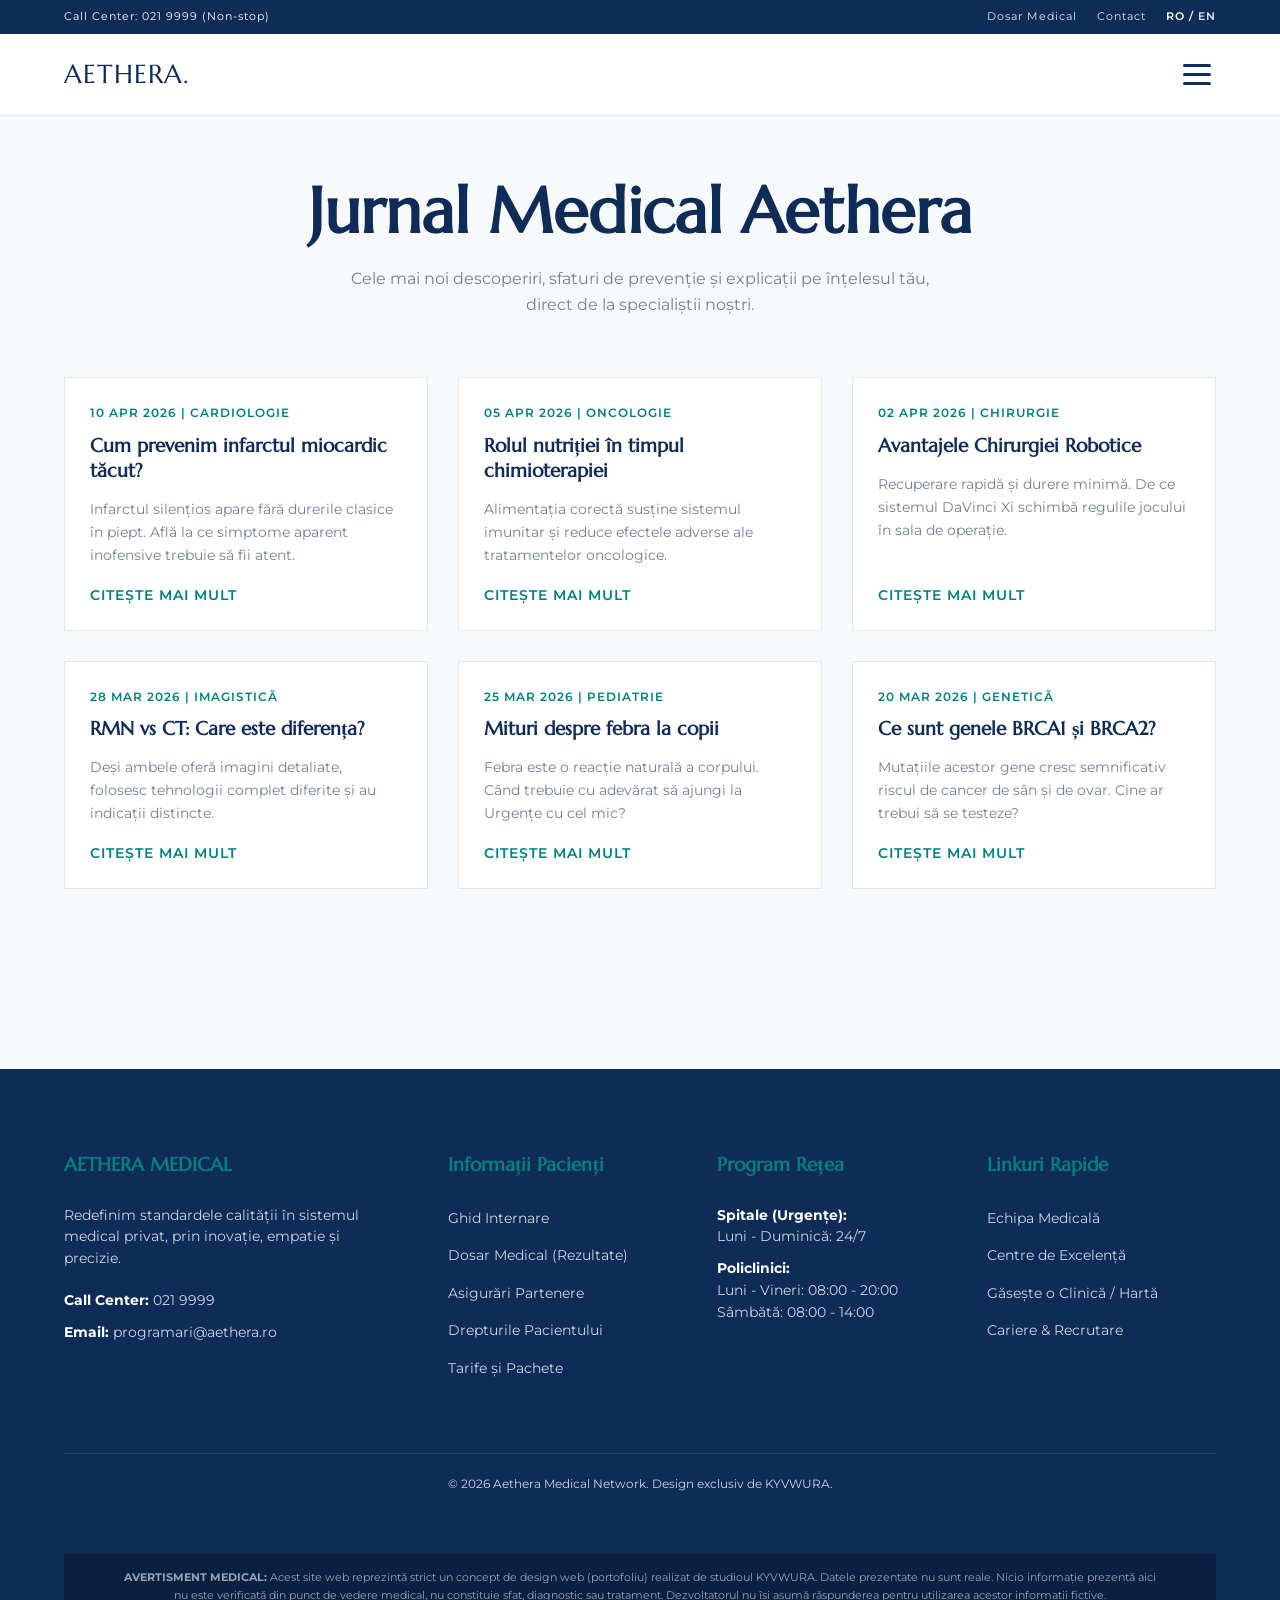
<file: blog.html>
<!DOCTYPE html>
<html lang="ro">
<head>
  <meta charset="UTF-8">
  <meta name="viewport" content="width=device-width, initial-scale=1.0">
  <title>Blog Medical | Aethera</title>
  <link rel="stylesheet" href="style.css">
  <link href="https://fonts.googleapis.com/css2?family=Marcellus&family=Montserrat:wght@400;600&display=swap" rel="stylesheet">
</head>
<body class="bg-gray">

  <div class="top-bar">
    <div class="top-bar-links">
      <span>Call Center: 021 9999 (Non-stop)</span>
    </div>
    <div class="top-bar-links">
      <a href="#" onclick="toggleLoginModal()">Dosar Medical</a>
      <a href="#footer">Contact</a>
      <span class="lang-selector"><a href="#" style="color: #fff;">RO</a> / <a href="#">EN</a></span>
    </div>
  </div>

  <nav class="navbar">
    <a href="index.html" class="logo">AETHERA.</a>
    <div class="nav-right">
      <div class="hamburger" onclick="toggleMenu()">
        <span></span><span></span><span></span>
      </div>
    </div>
  </nav>

  <div class="overlay-menu" id="menuOverlay" onclick="toggleMenu()"></div>
  <div class="side-menu" id="sideMenu">
    <span class="close-menu" onclick="toggleMenu()">&times;</span>
    <h3 style="color: var(--medical-teal); font-family: var(--font-heading); margin-bottom: 20px; font-size: 1.2rem;">Meniu Navigare</h3>
    <div class="menu-links">
      <a href="index.html">Acasă</a>
      <a href="expertise.html">Specialități & Tehnologie</a>
      <a href="pachete.html">Pachete de Prevenție</a>
      <a href="medici.html">Echipa Medicală</a>
      <a href="blog.html">Jurnal Medical</a>
      <a href="locatii.html">Locații & Contact</a>
    </div>
    <div class="menu-actions-mobile">
      <button class="btn-outline" style="width: 100%; margin-bottom: 10px;" onclick="toggleMenu(); toggleLoginModal()">Rezultate Analize</button>
      <button class="btn-primary" style="width: 100%;" onclick="toggleMenu(); toggleModal()">Programează-te</button>
    </div>
  </div>

  <main style="padding-bottom: 100px;">
    <div class="section-container" style="padding-top: 60px;">
      <h1 class="main-title" style="text-align: center;">Jurnal Medical Aethera</h1>
      <p class="text-body" style="text-align: center; margin: 0 auto 60px;">Cele mai noi descoperiri, sfaturi de prevenție și explicații pe înțelesul tău, direct de la specialiștii noștri.</p>
      
      <div class="blog-grid">
        
        <article class="article-card">
          <div class="article-meta">10 Apr 2026 | Cardiologie</div>
          <h3 class="article-title">Cum prevenim infarctul miocardic tăcut?</h3>
          <p class="article-excerpt">Infarctul silențios apare fără durerile clasice în piept. Află la ce simptome aparent inofensive trebuie să fii atent.</p>
          <div class="article-full">Infarctul tăcut reprezintă un procent semnificativ din totalul atacurilor de cord. Simptomele pot fi confundate cu oboseala extremă, indigestia sau o ușoară presiune în zona gâtului. Principalii factori de risc sunt diabetul și vârsta înaintată. La Aethera, recomandăm un screening cardiologic complet anual pentru persoanele peste 45 de ani.</div>
          <button class="btn-link article-btn">Citește mai mult</button>
        </article>

        <article class="article-card">
          <div class="article-meta">05 Apr 2026 | Oncologie</div>
          <h3 class="article-title">Rolul nutriției în timpul chimioterapiei</h3>
          <p class="article-excerpt">Alimentația corectă susține sistemul imunitar și reduce efectele adverse ale tratamentelor oncologice.</p>
          <div class="article-full">Pe parcursul chimioterapiei, organismul are nevoie de proteine de înaltă calitate și o hidratare riguroasă. Trebuie evitate alimentele ultraprocesate și zaharurile rafinate, deoarece acestea accentuează starea de inflamație. Medicul nutriționist din echipa Tumor Board personalizează dieta fiecărui pacient pentru a combate greața și oboseala.</div>
          <button class="btn-link article-btn">Citește mai mult</button>
        </article>

        <article class="article-card">
          <div class="article-meta">02 Apr 2026 | Chirurgie</div>
          <h3 class="article-title">Avantajele Chirurgiei Robotice</h3>
          <p class="article-excerpt">Recuperare rapidă și durere minimă. De ce sistemul DaVinci Xi schimbă regulile jocului în sala de operație.</p>
          <div class="article-full">Spre deosebire de chirurgia clasică, inciziile robotice au câțiva milimetri. Brațele robotice, controlate de chirurg, nu tremură și se pot roti 360 de grade. Pacientul pierde mult mai puțin sânge, riscul de infecții scade drastic, iar externarea se face, deseori, în 48 de ore.</div>
          <button class="btn-link article-btn">Citește mai mult</button>
        </article>

        <article class="article-card">
          <div class="article-meta">28 Mar 2026 | Imagistică</div>
          <h3 class="article-title">RMN vs CT: Care este diferența?</h3>
          <p class="article-excerpt">Deși ambele oferă imagini detaliate, folosesc tehnologii complet diferite și au indicații distincte.</p>
          <div class="article-full">CT-ul (Computer Tomograf) folosește raze X și este excelent pentru oase, hemoragii acute și plămâni. RMN-ul folosește un câmp magnetic și unde radio, fiind ideal pentru țesuturi moi, creier, ligamente și măduva spinării. Nu ezitați să întrebați medicul de ce a ales o anumită investigație.</div>
          <button class="btn-link article-btn">Citește mai mult</button>
        </article>

        <article class="article-card">
          <div class="article-meta">25 Mar 2026 | Pediatrie</div>
          <h3 class="article-title">Mituri despre febra la copii</h3>
          <p class="article-excerpt">Febra este o reacție naturală a corpului. Când trebuie cu adevărat să ajungi la Urgențe cu cel mic?</p>
          <div class="article-full">Valoarea termometrului nu este singurul indicator. O febră de 39°C la un copil de 3 ani care se joacă este mai puțin alarmantă decât 38°C la un bebeluș apatic, care refuză lichidele. Metodele empirice precum șosetele cu oțet pot fi iritante pentru piele; recomandăm hidratarea și antitermicele conform greutății copilului.</div>
          <button class="btn-link article-btn">Citește mai mult</button>
        </article>

        <article class="article-card">
          <div class="article-meta">20 Mar 2026 | Genetică</div>
          <h3 class="article-title">Ce sunt genele BRCA1 și BRCA2?</h3>
          <p class="article-excerpt">Mutațiile acestor gene cresc semnificativ riscul de cancer de sân și de ovar. Cine ar trebui să se testeze?</p>
          <div class="article-full">Testarea genetică este recomandată femeilor care au avut cazuri de cancer de sân sau ovarian în familie la o vârstă fragedă. Depistarea unei mutații nu înseamnă un diagnostic de cancer, ci permite medicilor să implementeze un protocol strict de prevenție și monitorizare.</div>
          <button class="btn-link article-btn">Citește mai mult</button>
        </article>

      </div>
    </div>
  </main>

  <footer id="footer" class="footer">
    <div class="footer-grid">
      <div>
        <h3 class="footer-heading">AETHERA MEDICAL</h3>
        <p class="footer-info-text" style="max-width: 300px; margin-bottom: 20px;">Redefinim standardele calității în sistemul medical privat, prin inovație, empatie și precizie.</p>
        <p class="footer-info-text"><strong>Call Center:</strong> 021 9999</p>
        <p class="footer-info-text"><strong>Email:</strong> programari@aethera.ro</p>
      </div>
      <div>
        <h3 class="footer-heading">Informații Pacienți</h3>
        <ul class="footer-links">
          <li><a href="#">Ghid Internare</a></li>
          <li><a href="#" onclick="toggleLoginModal()">Dosar Medical (Rezultate)</a></li>
          <li><a href="#">Asigurări Partenere</a></li>
          <li><a href="#">Drepturile Pacientului</a></li>
          <li><a href="pachete.html">Tarife și Pachete</a></li>
        </ul>
      </div>
      <div>
        <h3 class="footer-heading">Program Rețea</h3>
        <p class="footer-info-text"><strong>Spitale (Urgențe):</strong><br>Luni - Duminică: 24/7</p>
        <p class="footer-info-text" style="margin-top: 10px;"><strong>Policlinici:</strong><br>Luni - Vineri: 08:00 - 20:00<br>Sâmbătă: 08:00 - 14:00</p>
      </div>
      <div>
        <h3 class="footer-heading">Linkuri Rapide</h3>
        <ul class="footer-links">
          <li><a href="medici.html">Echipa Medicală</a></li>
          <li><a href="expertise.html">Centre de Excelență</a></li>
          <li><a href="locatii.html">Găsește o Clinică / Hartă</a></li>
          <li><a href="#">Cariere & Recrutare</a></li>
        </ul>
      </div>
    </div>
    <div class="footer-bottom">
      <p>&copy; 2026 Aethera Medical Network. Design exclusiv de KYVWURA.</p>
    </div>
    <div class="disclaimer-bar">
      <strong>AVERTISMENT MEDICAL:</strong> Acest site web reprezintă strict un concept de design web (portofoliu) realizat de studioul KYVWURA. Datele prezentate nu sunt reale. Nicio informație prezentă aici nu este verificată din punct de vedere medical, nu constituie sfat, diagnostic sau tratament. Dezvoltatorul nu își asumă răspunderea pentru utilizarea acestor informații fictive.
    </div>
  </footer>

  <div class="modal-overlay" id="appointmentModal">
    <div class="modal-box">
      <span class="close-btn" onclick="toggleModal()">&times;</span>
      <h2 class="modal-title">Programare Nouă</h2>
      <form onsubmit="event.preventDefault(); toggleModal(); alert('Cererea a fost trimisă cu succes.');">
        <div class="form-group"><label>Nume complet</label><input type="text" required></div>
        <div class="form-group"><label>Telefon</label><input type="tel" required></div>
        <button type="submit" class="btn-primary" style="width: 100%; border: none;">Trimite Cererea</button>
      </form>
    </div>
  </div>

  <div class="modal-overlay" id="loginModal">
    <div class="modal-box">
      <span class="close-btn" onclick="toggleLoginModal()">&times;</span>
      <h2 class="modal-title">Dosar Medical</h2>
      <form onsubmit="event.preventDefault(); alert('CNP sau cod incorect.');">
        <div class="form-group"><label>CNP Pacient</label><input type="text" required pattern="[0-9]{13}"></div>
        <div class="form-group"><label>Cod Acces / Pacient</label><input type="password" required></div>
        <button type="submit" class="btn-primary" style="width: 100%; border: none;">Vezi Rezultatele</button>
      </form>
    </div>
  </div>

  <script src="script.js"></script>

</body>
</html>
</file>
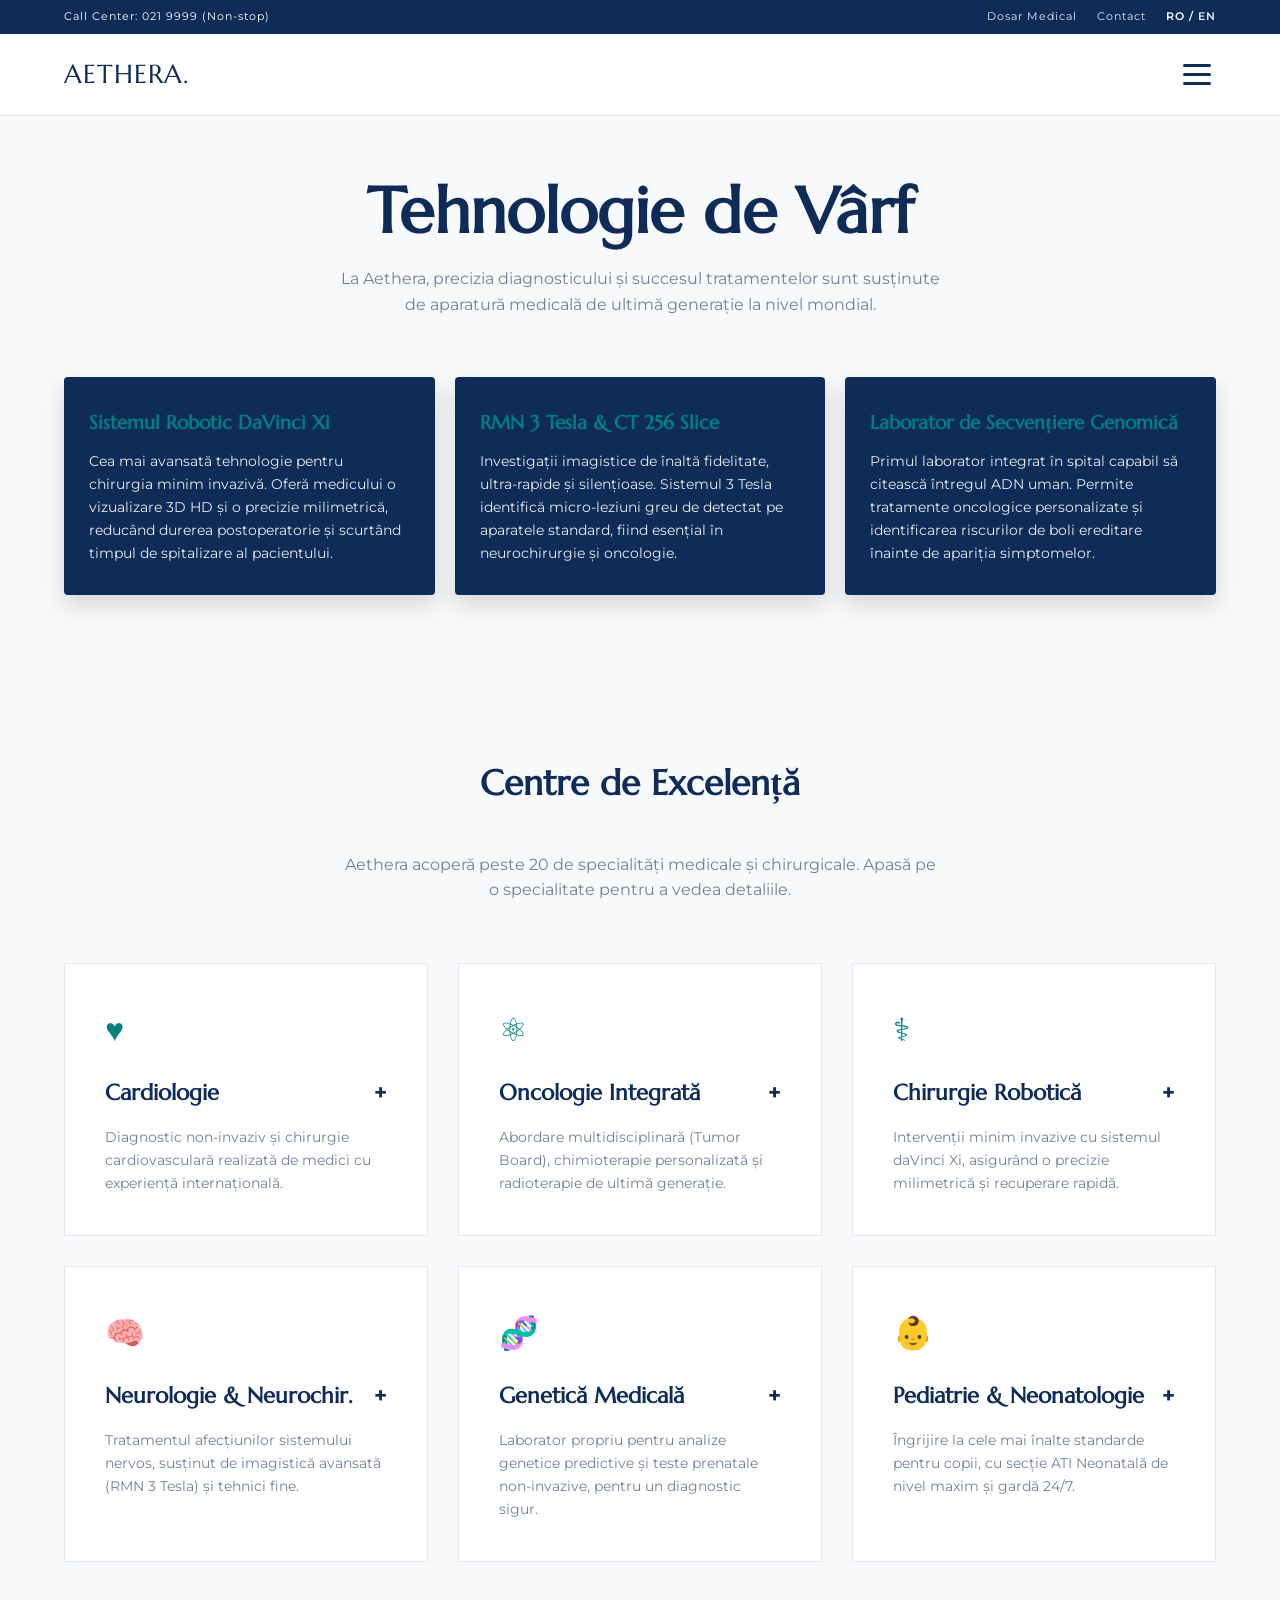
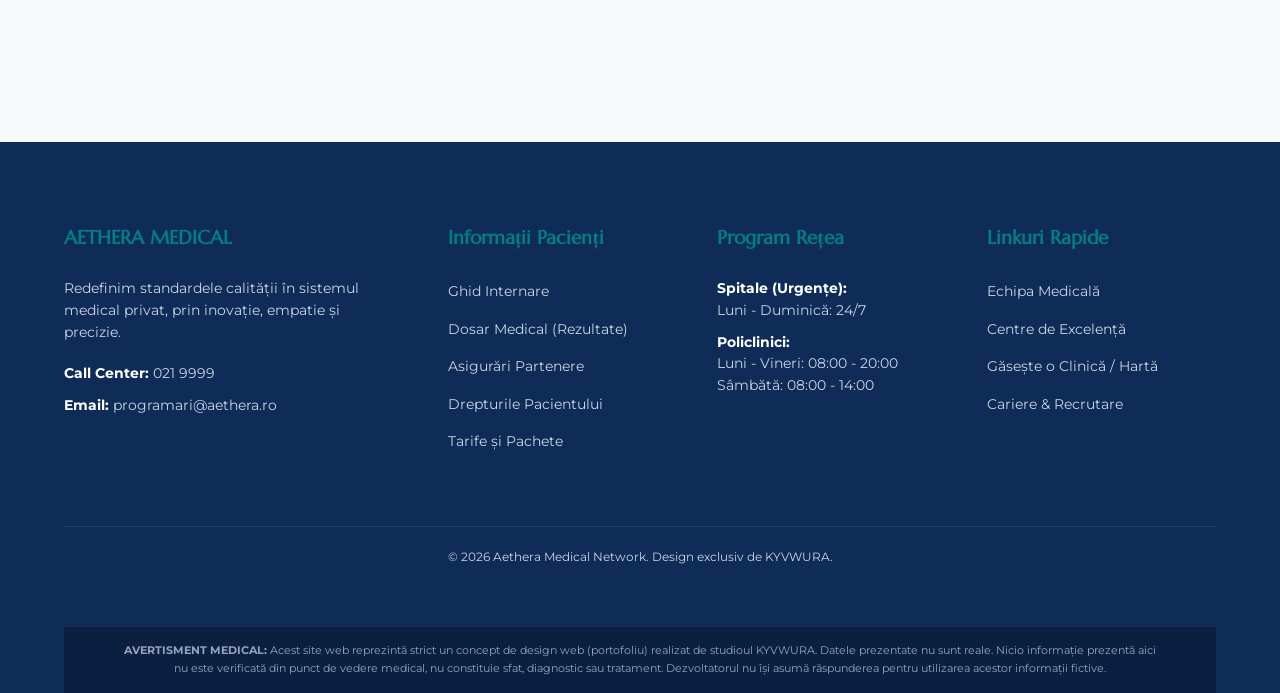
<file: expertise.html>
<!DOCTYPE html>
<html lang="ro">
<head>
  <meta charset="UTF-8">
  <meta name="viewport" content="width=device-width, initial-scale=1.0">
  <title>Specialități & Tehnologie | Aethera Medical</title>
  <link rel="stylesheet" href="style.css">
  <link href="https://fonts.googleapis.com/css2?family=Marcellus&family=Montserrat:wght@400;600&display=swap" rel="stylesheet">
</head>
<body class="bg-gray">

  <div class="top-bar">
    <div class="top-bar-links">
      <span>Call Center: 021 9999 (Non-stop)</span>
    </div>
    <div class="top-bar-links">
      <a href="#" onclick="toggleLoginModal()">Dosar Medical</a>
      <a href="#footer">Contact</a>
      <span class="lang-selector"><a href="#" style="color: #fff;">RO</a> / <a href="#">EN</a></span>
    </div>
  </div>

  <nav class="navbar">
    <a href="index.html" class="logo">AETHERA.</a>
    <div class="nav-right">
      <div class="hamburger" onclick="toggleMenu()">
        <span></span><span></span><span></span>
      </div>
    </div>
  </nav>

  <div class="overlay-menu" id="menuOverlay" onclick="toggleMenu()"></div>
  <div class="side-menu" id="sideMenu">
    <span class="close-menu" onclick="toggleMenu()">&times;</span>
    <h3 style="color: var(--medical-teal); font-family: var(--font-heading); margin-bottom: 20px; font-size: 1.2rem;">Meniu Navigare</h3>
    <div class="menu-links">
      <a href="index.html">Acasă</a>
      <a href="expertise.html">Specialități & Tehnologie</a>
      <a href="pachete.html">Pachete de Prevenție</a>
      <a href="medici.html">Echipa Medicală</a>
      <a href="blog.html">Jurnal Medical</a>
      <a href="locatii.html">Locații & Contact</a>
    </div>
    <div class="menu-actions-mobile">
      <button class="btn-outline" style="width: 100%; margin-bottom: 10px;" onclick="toggleMenu(); toggleLoginModal()">Rezultate Analize</button>
      <button class="btn-primary" style="width: 100%;" onclick="toggleMenu(); toggleModal()">Programează-te</button>
    </div>
  </div>

  <main style="padding-bottom: 100px;">
    
    <div class="section-container" style="padding-top: 60px;">
      <h1 class="main-title" style="text-align: center;">Tehnologie de Vârf</h1>
      <p class="text-body" style="text-align: center; margin: 0 auto 60px;">La Aethera, precizia diagnosticului și succesul tratamentelor sunt susținute de aparatură medicală de ultimă generație la nivel mondial.</p>
      
      <div class="tech-grid">
        <div class="tech-card">
          <h3>Sistemul Robotic DaVinci Xi</h3>
          <p>Cea mai avansată tehnologie pentru chirurgia minim invazivă. Oferă medicului o vizualizare 3D HD și o precizie milimetrică, reducând durerea postoperatorie și scurtând timpul de spitalizare al pacientului.</p>
        </div>
        <div class="tech-card">
          <h3>RMN 3 Tesla & CT 256 Slice</h3>
          <p>Investigații imagistice de înaltă fidelitate, ultra-rapide și silențioase. Sistemul 3 Tesla identifică micro-leziuni greu de detectat pe aparatele standard, fiind esențial în neurochirurgie și oncologie.</p>
        </div>
        <div class="tech-card">
          <h3>Laborator de Secvențiere Genomică</h3>
          <p>Primul laborator integrat în spital capabil să citească întregul ADN uman. Permite tratamente oncologice personalizate și identificarea riscurilor de boli ereditare înainte de apariția simptomelor.</p>
        </div>
      </div>
    </div>

    <div class="section-container" style="padding-top: 20px;">
      <h2 class="section-title" style="text-align: center;">Centre de Excelență</h2>
      <p class="text-body" style="text-align: center; margin: 0 auto 60px;">Aethera acoperă peste 20 de specialități medicale și chirurgicale. Apasă pe o specialitate pentru a vedea detaliile.</p>
      
      <div class="specialties-grid">
        <div class="specialty-item" onclick="this.classList.toggle('active')">
          <span class="s-icon">♥</span> 
          <h3 class="s-title">Cardiologie <span class="expand-icon">+</span></h3>
          <p class="s-desc">Diagnostic non-invaziv și chirurgie cardiovasculară realizată de medici cu experiență internațională.</p>
          <div class="s-subspecialties">
            <ul>
              <li>Aritmologie și Electrofiziologie</li>
              <li>Cardiologie Intervențională</li>
              <li>Ecocardiografie Avansată 3D</li>
              <li>Reabilitare Cardiovasculară</li>
            </ul>
          </div>
        </div>

        <div class="specialty-item" onclick="this.classList.toggle('active')">
          <span class="s-icon">⚛</span>
          <h3 class="s-title">Oncologie Integrată <span class="expand-icon">+</span></h3>
          <p class="s-desc">Abordare multidisciplinară (Tumor Board), chimioterapie personalizată și radioterapie de ultimă generație.</p>
          <div class="s-subspecialties">
            <ul>
              <li>Chimioterapie Personalizată</li>
              <li>Radioterapie Stereotactică</li>
              <li>Imuno-Oncologie</li>
              <li>Consiliere Genetică Oncologică</li>
            </ul>
          </div>
        </div>

        <div class="specialty-item" onclick="this.classList.toggle('active')">
          <span class="s-icon">⚕</span>
          <h3 class="s-title">Chirurgie Robotică <span class="expand-icon">+</span></h3>
          <p class="s-desc">Intervenții minim invazive cu sistemul daVinci Xi, asigurând o precizie milimetrică și recuperare rapidă.</p>
          <div class="s-subspecialties">
            <ul>
              <li>Urologie Robotică</li>
              <li>Chirurgie Bariatrică Robotică</li>
              <li>Ginecologie Minim Invazivă</li>
              <li>Chirurgie Toracică Robotică</li>
            </ul>
          </div>
        </div>

        <div class="specialty-item" onclick="this.classList.toggle('active')">
          <span class="s-icon">🧠</span>
          <h3 class="s-title">Neurologie & Neurochir. <span class="expand-icon">+</span></h3>
          <p class="s-desc">Tratamentul afecțiunilor sistemului nervos, susținut de imagistică avansată (RMN 3 Tesla) și tehnici fine.</p>
          <div class="s-subspecialties">
            <ul>
              <li>Neuro-oncologie</li>
              <li>Chirurgie Spinală Minim Invazivă</li>
              <li>Managementul Bolilor Neurodegenerative</li>
              <li>Neurofiziologie Clinică</li>
            </ul>
          </div>
        </div>

        <div class="specialty-item" onclick="this.classList.toggle('active')">
          <span class="s-icon">🧬</span>
          <h3 class="s-title">Genetică Medicală <span class="expand-icon">+</span></h3>
          <p class="s-desc">Laborator propriu pentru analize genetice predictive și teste prenatale non-invazive, pentru un diagnostic sigur.</p>
          <div class="s-subspecialties">
            <ul>
              <li>Genetică Oncologică (BRCA1/2)</li>
              <li>Testare Prenatală Non-invazivă (NIPT)</li>
              <li>Diagnostic Boli Rare</li>
              <li>Farmacogenetică</li>
            </ul>
          </div>
        </div>

        <div class="specialty-item" onclick="this.classList.toggle('active')">
          <span class="s-icon">👶</span>
          <h3 class="s-title">Pediatrie & Neonatologie <span class="expand-icon">+</span></h3>
          <p class="s-desc">Îngrijire la cele mai înalte standarde pentru copii, cu secție ATI Neonatală de nivel maxim și gardă 24/7.</p>
          <div class="s-subspecialties">
            <ul>
              <li>Cardiologie Pediatrică</li>
              <li>Neurologie Pediatrică</li>
              <li>Terapie Intensivă Neonatală (Nivel 3)</li>
              <li>Boli Infecțioase Pediatrice</li>
            </ul>
          </div>
        </div>
      </div>
    </div>
  </main>

  <footer id="footer" class="footer">
    <div class="footer-grid">
      <div>
        <h3 class="footer-heading">AETHERA MEDICAL</h3>
        <p class="footer-info-text" style="max-width: 300px; margin-bottom: 20px;">Redefinim standardele calității în sistemul medical privat, prin inovație, empatie și precizie.</p>
        <p class="footer-info-text"><strong>Call Center:</strong> 021 9999</p>
        <p class="footer-info-text"><strong>Email:</strong> programari@aethera.ro</p>
      </div>
      <div>
        <h3 class="footer-heading">Informații Pacienți</h3>
        <ul class="footer-links">
          <li><a href="#">Ghid Internare</a></li>
          <li><a href="#" onclick="toggleLoginModal()">Dosar Medical (Rezultate)</a></li>
          <li><a href="#">Asigurări Partenere</a></li>
          <li><a href="#">Drepturile Pacientului</a></li>
          <li><a href="pachete.html">Tarife și Pachete</a></li>
        </ul>
      </div>
      <div>
        <h3 class="footer-heading">Program Rețea</h3>
        <p class="footer-info-text"><strong>Spitale (Urgențe):</strong><br>Luni - Duminică: 24/7</p>
        <p class="footer-info-text" style="margin-top: 10px;"><strong>Policlinici:</strong><br>Luni - Vineri: 08:00 - 20:00<br>Sâmbătă: 08:00 - 14:00</p>
      </div>
      <div>
        <h3 class="footer-heading">Linkuri Rapide</h3>
        <ul class="footer-links">
          <li><a href="medici.html">Echipa Medicală</a></li>
          <li><a href="expertise.html">Centre de Excelență</a></li>
          <li><a href="locatii.html">Găsește o Clinică / Hartă</a></li>
          <li><a href="#">Cariere & Recrutare</a></li>
        </ul>
      </div>
    </div>
    <div class="footer-bottom">
      <p>&copy; 2026 Aethera Medical Network. Design exclusiv de KYVWURA.</p>
    </div>
    <div class="disclaimer-bar">
      <strong>AVERTISMENT MEDICAL:</strong> Acest site web reprezintă strict un concept de design web (portofoliu) realizat de studioul KYVWURA. Datele prezentate nu sunt reale. Nicio informație prezentă aici nu este verificată din punct de vedere medical, nu constituie sfat, diagnostic sau tratament. Dezvoltatorul nu își asumă răspunderea pentru utilizarea acestor informații fictive.
    </div>
  </footer>

  <div class="modal-overlay" id="appointmentModal">
    <div class="modal-box">
      <span class="close-btn" onclick="toggleModal()">&times;</span>
      <h2 class="modal-title">Programare Nouă</h2>
      <form onsubmit="event.preventDefault(); toggleModal(); alert('Cererea a fost trimisă cu succes.');">
        <div class="form-group"><label>Nume complet</label><input type="text" required></div>
        <div class="form-group"><label>Telefon</label><input type="tel" required></div>
        <button type="submit" class="btn-primary" style="width: 100%; border: none;">Trimite Cererea</button>
      </form>
    </div>
  </div>

  <div class="modal-overlay" id="loginModal">
    <div class="modal-box">
      <span class="close-btn" onclick="toggleLoginModal()">&times;</span>
      <h2 class="modal-title">Dosar Medical</h2>
      <form onsubmit="event.preventDefault(); alert('CNP sau cod incorect.');">
        <div class="form-group"><label>CNP Pacient</label><input type="text" required pattern="[0-9]{13}"></div>
        <div class="form-group"><label>Cod Acces / Pacient</label><input type="password" required></div>
        <button type="submit" class="btn-primary" style="width: 100%; border: none;">Vezi Rezultatele</button>
      </form>
    </div>
  </div>

  <script src="script.js"></script>
  <script>
    function toggleMenu() { document.getElementById('sideMenu').classList.toggle('open'); document.getElementById('menuOverlay').classList.toggle('open'); }
    function toggleModal() { document.getElementById('appointmentModal').classList.toggle('active'); }
    function toggleLoginModal() { document.getElementById('loginModal').classList.toggle('active'); }
  </script>
</body>
</html>
</file>
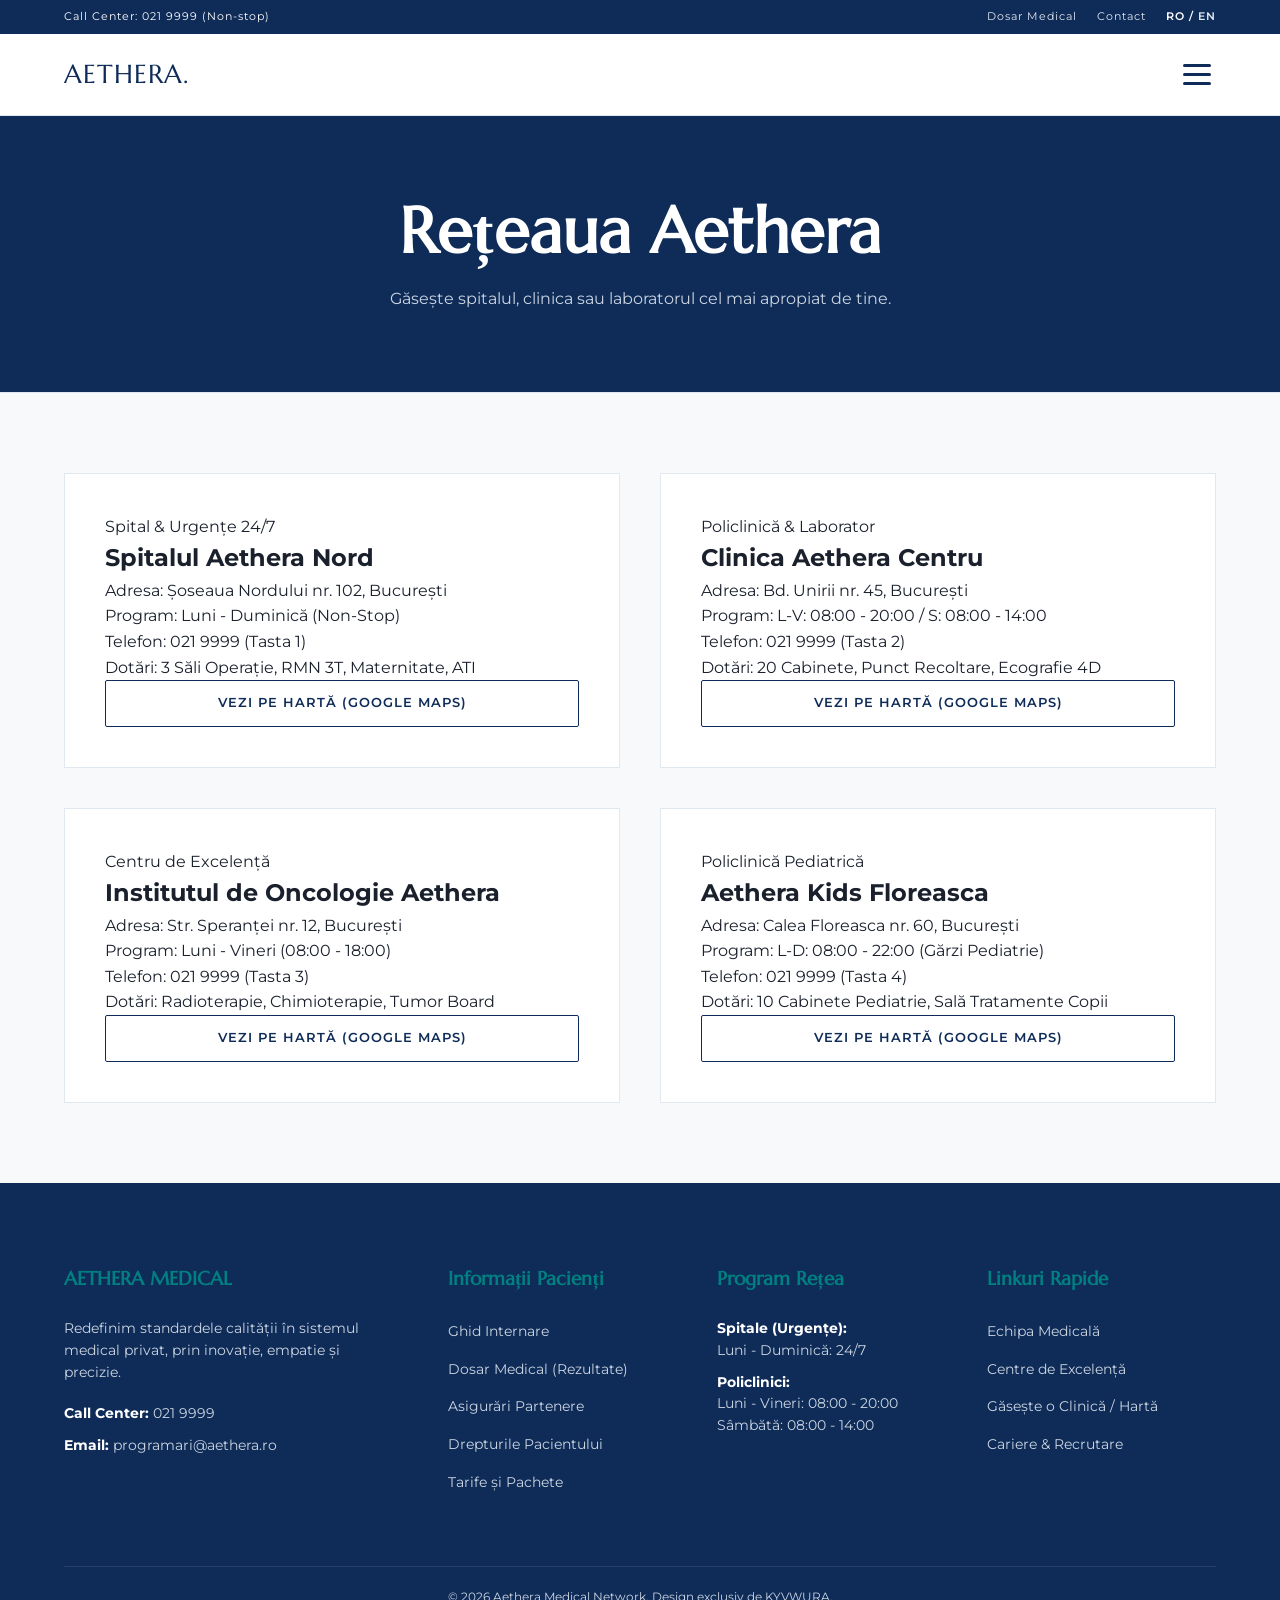
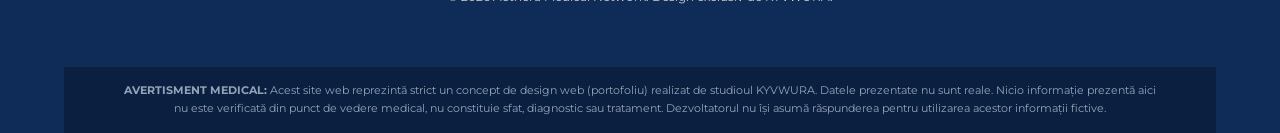
<file: locatii.html>
<!DOCTYPE html>
<html lang="ro">
<head>
  <meta charset="UTF-8">
  <meta name="viewport" content="width=device-width, initial-scale=1.0">
  <title>Locații și Spitale | Aethera Medical</title>
  <link rel="stylesheet" href="style.css">
  <link href="https://fonts.googleapis.com/css2?family=Marcellus&family=Montserrat:wght@400;600&display=swap" rel="stylesheet">
</head>
<body class="bg-gray">

  <div class="top-bar">
    <div class="top-bar-links">
      <span>Call Center: 021 9999 (Non-stop)</span>
    </div>
    <div class="top-bar-links">
      <a href="#" onclick="toggleLoginModal()">Dosar Medical</a>
      <a href="#footer">Contact</a>
      <span class="lang-selector"><a href="#" style="color: #fff;">RO</a> / <a href="#">EN</a></span>
    </div>
  </div>

  <nav class="navbar">
    <a href="index.html" class="logo">AETHERA.</a>
    <div class="nav-right">
      <div class="hamburger" onclick="toggleMenu()">
        <span></span><span></span><span></span>
      </div>
    </div>
  </nav>

  <div class="overlay-menu" id="menuOverlay" onclick="toggleMenu()"></div>
  <div class="side-menu" id="sideMenu">
    <span class="close-menu" onclick="toggleMenu()">&times;</span>
    <h3 style="color: var(--medical-teal); font-family: var(--font-heading); margin-bottom: 20px; font-size: 1.2rem;">Meniu Navigare</h3>
    <div class="menu-links">
      <a href="index.html">Acasă</a>
      <a href="expertise.html">Specialități & Tehnologie</a>
      <a href="pachete.html">Pachete de Prevenție</a>
      <a href="medici.html">Echipa Medicală</a>
      <a href="blog.html">Jurnal Medical</a>
      <a href="locatii.html">Locații & Contact</a>
    </div>
    <div class="menu-actions-mobile">
      <button class="btn-outline" style="width: 100%; margin-bottom: 10px;" onclick="toggleMenu(); toggleLoginModal()">Rezultate Analize</button>
      <button class="btn-primary" style="width: 100%;" onclick="toggleMenu(); toggleModal()">Programează-te</button>
    </div>
  </div>

  <div class="page-header" style="background: var(--medical-navy); color: #fff;">
    <h1 class="main-title" style="color: #fff;">Rețeaua Aethera</h1>
    <p class="text-body" style="margin: 0 auto; color: #cbd5e1;">Găsește spitalul, clinica sau laboratorul cel mai apropiat de tine.</p>
  </div>

  <main class="section-container">
    <div class="locations-grid">
      
      <div class="location-card">
        <div>
          <span class="loc-type">Spital & Urgențe 24/7</span>
          <h2 class="loc-title">Spitalul Aethera Nord</h2>
          <div class="loc-details">
            <p><span>Adresa:</span> Șoseaua Nordului nr. 102, București</p>
            <p><span>Program:</span> Luni - Duminică (Non-Stop)</p>
            <p><span>Telefon:</span> 021 9999 (Tasta 1)</p>
            <p><span>Dotări:</span> 3 Săli Operație, RMN 3T, Maternitate, ATI</p>
          </div>
        </div>
        <a href="#" class="btn-outline">Vezi pe Hartă (Google Maps)</a>
      </div>

      <div class="location-card">
        <div>
          <span class="loc-type">Policlinică & Laborator</span>
          <h2 class="loc-title">Clinica Aethera Centru</h2>
          <div class="loc-details">
            <p><span>Adresa:</span> Bd. Unirii nr. 45, București</p>
            <p><span>Program:</span> L-V: 08:00 - 20:00 / S: 08:00 - 14:00</p>
            <p><span>Telefon:</span> 021 9999 (Tasta 2)</p>
            <p><span>Dotări:</span> 20 Cabinete, Punct Recoltare, Ecografie 4D</p>
          </div>
        </div>
        <a href="#" class="btn-outline">Vezi pe Hartă (Google Maps)</a>
      </div>

      <div class="location-card">
        <div>
          <span class="loc-type">Centru de Excelență</span>
          <h2 class="loc-title">Institutul de Oncologie Aethera</h2>
          <div class="loc-details">
            <p><span>Adresa:</span> Str. Speranței nr. 12, București</p>
            <p><span>Program:</span> Luni - Vineri (08:00 - 18:00)</p>
            <p><span>Telefon:</span> 021 9999 (Tasta 3)</p>
            <p><span>Dotări:</span> Radioterapie, Chimioterapie, Tumor Board</p>
          </div>
        </div>
        <a href="#" class="btn-outline">Vezi pe Hartă (Google Maps)</a>
      </div>

      <div class="location-card">
        <div>
          <span class="loc-type">Policlinică Pediatrică</span>
          <h2 class="loc-title">Aethera Kids Floreasca</h2>
          <div class="loc-details">
            <p><span>Adresa:</span> Calea Floreasca nr. 60, București</p>
            <p><span>Program:</span> L-D: 08:00 - 22:00 (Gărzi Pediatrie)</p>
            <p><span>Telefon:</span> 021 9999 (Tasta 4)</p>
            <p><span>Dotări:</span> 10 Cabinete Pediatrie, Sală Tratamente Copii</p>
          </div>
        </div>
        <a href="#" class="btn-outline">Vezi pe Hartă (Google Maps)</a>
      </div>

    </div>
  </main>

  <footer id="footer" class="footer">
    <div class="footer-grid">
      <div>
        <h3 class="footer-heading">AETHERA MEDICAL</h3>
        <p class="footer-info-text" style="max-width: 300px; margin-bottom: 20px;">Redefinim standardele calității în sistemul medical privat, prin inovație, empatie și precizie.</p>
        <p class="footer-info-text"><strong>Call Center:</strong> 021 9999</p>
        <p class="footer-info-text"><strong>Email:</strong> programari@aethera.ro</p>
      </div>
      <div>
        <h3 class="footer-heading">Informații Pacienți</h3>
        <ul class="footer-links">
          <li><a href="#">Ghid Internare</a></li>
          <li><a href="#" onclick="toggleLoginModal()">Dosar Medical (Rezultate)</a></li>
          <li><a href="#">Asigurări Partenere</a></li>
          <li><a href="#">Drepturile Pacientului</a></li>
          <li><a href="#">Tarife și Pachete</a></li>
        </ul>
      </div>
      <div>
        <h3 class="footer-heading">Program Rețea</h3>
        <p class="footer-info-text"><strong>Spitale (Urgențe):</strong><br>Luni - Duminică: 24/7</p>
        <p class="footer-info-text" style="margin-top: 10px;"><strong>Policlinici:</strong><br>Luni - Vineri: 08:00 - 20:00<br>Sâmbătă: 08:00 - 14:00</p>
      </div>
      <div>
        <h3 class="footer-heading">Linkuri Rapide</h3>
        <ul class="footer-links">
          <li><a href="medici.html">Echipa Medicală</a></li>
          <li><a href="expertise.html">Centre de Excelență</a></li>
          <li><a href="locatii.html">Găsește o Clinică / Hartă</a></li>
          <li><a href="#">Cariere & Recrutare</a></li>
        </ul>
      </div>
    </div>
    <div class="footer-bottom">
      <p>&copy; 2026 Aethera Medical Network. Design exclusiv de KYVWURA.</p>
    </div>
    <div class="disclaimer-bar">
      <strong>AVERTISMENT MEDICAL:</strong> Acest site web reprezintă strict un concept de design web (portofoliu) realizat de studioul KYVWURA. Datele prezentate nu sunt reale. Nicio informație prezentă aici nu este verificată din punct de vedere medical, nu constituie sfat, diagnostic sau tratament. Dezvoltatorul nu își asumă răspunderea pentru utilizarea acestor informații fictive.
    </div>
  </footer>

  <div class="modal-overlay" id="appointmentModal">
    <div class="modal-box">
      <span class="close-btn" onclick="toggleModal()">&times;</span>
      <h2 class="modal-title">Programare Nouă</h2>
      <form onsubmit="event.preventDefault(); toggleModal(); alert('Cererea a fost trimisă cu succes.');">
        <div class="form-group"><label>Nume complet</label><input type="text" required></div>
        <div class="form-group"><label>Telefon</label><input type="tel" required></div>
        <button type="submit" class="btn-primary" style="width: 100%; border: none;">Trimite Cererea</button>
      </form>
    </div>
  </div>

  <div class="modal-overlay" id="loginModal">
    <div class="modal-box">
      <span class="close-btn" onclick="toggleLoginModal()">&times;</span>
      <h2 class="modal-title">Dosar Medical</h2>
      <form onsubmit="event.preventDefault(); alert('CNP sau cod incorect.');">
        <div class="form-group"><label>CNP Pacient</label><input type="text" required pattern="[0-9]{13}"></div>
        <div class="form-group"><label>Cod Acces / Pacient</label><input type="password" required></div>
        <button type="submit" class="btn-primary" style="width: 100%; border: none;">Vezi Rezultatele</button>
      </form>
    </div>
  </div>

  <script src="script.js"></script>
  <script>
    function toggleMenu() { document.getElementById('sideMenu').classList.toggle('open'); document.getElementById('menuOverlay').classList.toggle('open'); }
    function toggleModal() { document.getElementById('appointmentModal').classList.toggle('active'); }
    function toggleLoginModal() { document.getElementById('loginModal').classList.toggle('active'); }
  </script>
</body>
</html>
</file>
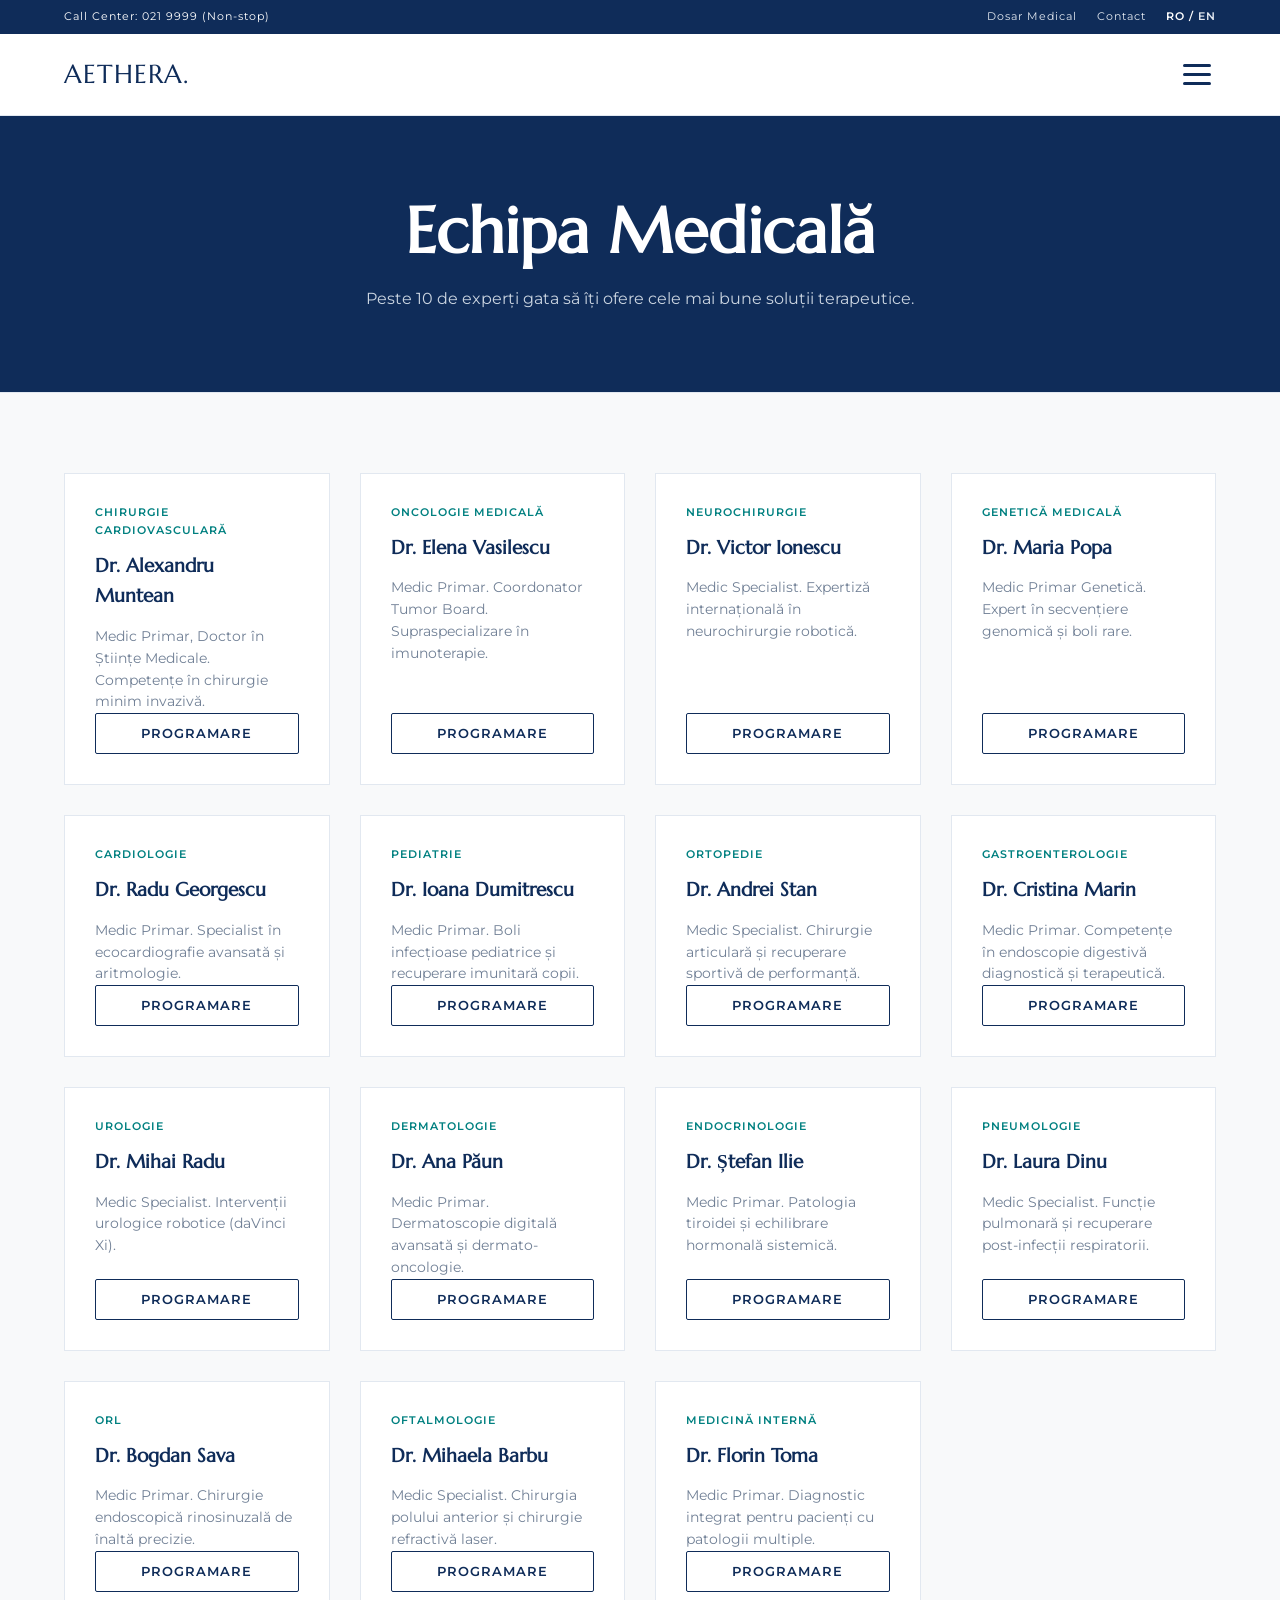
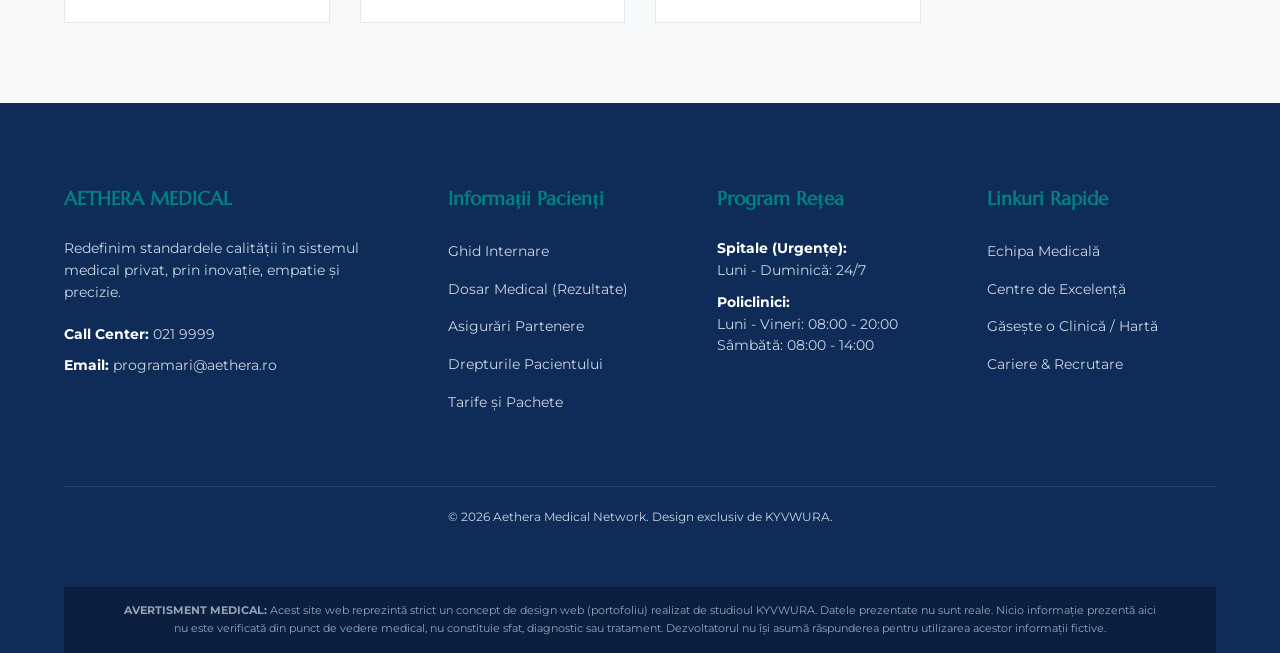
<file: medici.html>
<!DOCTYPE html>
<html lang="ro">
<head>
  <meta charset="UTF-8">
  <meta name="viewport" content="width=device-width, initial-scale=1.0">
  <title>Echipa Medicală | Aethera Medical</title>
  <link rel="stylesheet" href="style.css">
  <link href="https://fonts.googleapis.com/css2?family=Marcellus&family=Montserrat:wght@400;600&display=swap" rel="stylesheet">
</head>
<body class="bg-gray">

  <div class="top-bar">
    <div class="top-bar-links">
      <span>Call Center: 021 9999 (Non-stop)</span>
    </div>
    <div class="top-bar-links">
      <a href="#" onclick="toggleLoginModal()">Dosar Medical</a>
      <a href="#footer">Contact</a>
      <span class="lang-selector"><a href="#" style="color: #fff;">RO</a> / <a href="#">EN</a></span>
    </div>
  </div>

  <nav class="navbar">
    <a href="index.html" class="logo">AETHERA.</a>
    <div class="nav-right">
      <div class="hamburger" onclick="toggleMenu()">
        <span></span><span></span><span></span>
      </div>
    </div>
  </nav>

  <div class="overlay-menu" id="menuOverlay" onclick="toggleMenu()"></div>
  <div class="side-menu" id="sideMenu">
    <span class="close-menu" onclick="toggleMenu()">&times;</span>
    <h3 style="color: var(--medical-teal); font-family: var(--font-heading); margin-bottom: 20px; font-size: 1.2rem;">Meniu Navigare</h3>
    <div class="menu-links">
      <a href="index.html">Acasă</a>
      <a href="expertise.html">Specialități & Tehnologie</a>
      <a href="pachete.html">Pachete de Prevenție</a>
      <a href="medici.html">Echipa Medicală</a>
      <a href="blog.html">Jurnal Medical</a>
      <a href="locatii.html">Locații & Contact</a>
    </div>
    <div class="menu-actions-mobile">
      <button class="btn-outline" style="width: 100%; margin-bottom: 10px;" onclick="toggleMenu(); toggleLoginModal()">Rezultate Analize</button>
      <button class="btn-primary" style="width: 100%;" onclick="toggleMenu(); toggleModal()">Programează-te</button>
    </div>
  </div>

  <div class="page-header" style="background: var(--medical-navy); color: #fff;">
    <h1 class="main-title" style="color: #fff;">Echipa Medicală</h1>
    <p class="text-body" style="margin: 0 auto; color: #cbd5e1;">Peste 10 de experți gata să îți ofere cele mai bune soluții terapeutice.</p>
  </div>

  <main class="section-container">
    <div class="doctors-grid">
      
      <div class="doctor-card"><div class="doctor-details"><span class="doctor-spec">Chirurgie Cardiovasculară</span><h3 class="doctor-name">Dr. Alexandru Muntean</h3><p class="text-body" style="font-size: 0.85rem; margin:0;">Medic Primar, Doctor în Științe Medicale. Competențe în chirurgie minim invazivă.</p></div><button onclick="toggleModal()" class="btn-outline" style="width: 100%;">Programare</button></div>
      <div class="doctor-card"><div class="doctor-details"><span class="doctor-spec">Oncologie Medicală</span><h3 class="doctor-name">Dr. Elena Vasilescu</h3><p class="text-body" style="font-size: 0.85rem; margin:0;">Medic Primar. Coordonator Tumor Board. Supraspecializare în imunoterapie.</p></div><button onclick="toggleModal()" class="btn-outline" style="width: 100%;">Programare</button></div>
      <div class="doctor-card"><div class="doctor-details"><span class="doctor-spec">Neurochirurgie</span><h3 class="doctor-name">Dr. Victor Ionescu</h3><p class="text-body" style="font-size: 0.85rem; margin:0;">Medic Specialist. Expertiză internațională în neurochirurgie robotică.</p></div><button onclick="toggleModal()" class="btn-outline" style="width: 100%;">Programare</button></div>
      <div class="doctor-card"><div class="doctor-details"><span class="doctor-spec">Genetică Medicală</span><h3 class="doctor-name">Dr. Maria Popa</h3><p class="text-body" style="font-size: 0.85rem; margin:0;">Medic Primar Genetică. Expert în secvențiere genomică și boli rare.</p></div><button onclick="toggleModal()" class="btn-outline" style="width: 100%;">Programare</button></div>
      <div class="doctor-card"><div class="doctor-details"><span class="doctor-spec">Cardiologie</span><h3 class="doctor-name">Dr. Radu Georgescu</h3><p class="text-body" style="font-size: 0.85rem; margin:0;">Medic Primar. Specialist în ecocardiografie avansată și aritmologie.</p></div><button onclick="toggleModal()" class="btn-outline" style="width: 100%;">Programare</button></div>
      <div class="doctor-card"><div class="doctor-details"><span class="doctor-spec">Pediatrie</span><h3 class="doctor-name">Dr. Ioana Dumitrescu</h3><p class="text-body" style="font-size: 0.85rem; margin:0;">Medic Primar. Boli infecțioase pediatrice și recuperare imunitară copii.</p></div><button onclick="toggleModal()" class="btn-outline" style="width: 100%;">Programare</button></div>
      <div class="doctor-card"><div class="doctor-details"><span class="doctor-spec">Ortopedie</span><h3 class="doctor-name">Dr. Andrei Stan</h3><p class="text-body" style="font-size: 0.85rem; margin:0;">Medic Specialist. Chirurgie articulară și recuperare sportivă de performanță.</p></div><button onclick="toggleModal()" class="btn-outline" style="width: 100%;">Programare</button></div>
      <div class="doctor-card"><div class="doctor-details"><span class="doctor-spec">Gastroenterologie</span><h3 class="doctor-name">Dr. Cristina Marin</h3><p class="text-body" style="font-size: 0.85rem; margin:0;">Medic Primar. Competențe în endoscopie digestivă diagnostică și terapeutică.</p></div><button onclick="toggleModal()" class="btn-outline" style="width: 100%;">Programare</button></div>
      <div class="doctor-card"><div class="doctor-details"><span class="doctor-spec">Urologie</span><h3 class="doctor-name">Dr. Mihai Radu</h3><p class="text-body" style="font-size: 0.85rem; margin:0;">Medic Specialist. Intervenții urologice robotice (daVinci Xi).</p></div><button onclick="toggleModal()" class="btn-outline" style="width: 100%;">Programare</button></div>
      <div class="doctor-card"><div class="doctor-details"><span class="doctor-spec">Dermatologie</span><h3 class="doctor-name">Dr. Ana Păun</h3><p class="text-body" style="font-size: 0.85rem; margin:0;">Medic Primar. Dermatoscopie digitală avansată și dermato-oncologie.</p></div><button onclick="toggleModal()" class="btn-outline" style="width: 100%;">Programare</button></div>
      <div class="doctor-card"><div class="doctor-details"><span class="doctor-spec">Endocrinologie</span><h3 class="doctor-name">Dr. Ștefan Ilie</h3><p class="text-body" style="font-size: 0.85rem; margin:0;">Medic Primar. Patologia tiroidei și echilibrare hormonală sistemică.</p></div><button onclick="toggleModal()" class="btn-outline" style="width: 100%;">Programare</button></div>
      <div class="doctor-card"><div class="doctor-details"><span class="doctor-spec">Pneumologie</span><h3 class="doctor-name">Dr. Laura Dinu</h3><p class="text-body" style="font-size: 0.85rem; margin:0;">Medic Specialist. Funcție pulmonară și recuperare post-infecții respiratorii.</p></div><button onclick="toggleModal()" class="btn-outline" style="width: 100%;">Programare</button></div>
      <div class="doctor-card"><div class="doctor-details"><span class="doctor-spec">ORL</span><h3 class="doctor-name">Dr. Bogdan Sava</h3><p class="text-body" style="font-size: 0.85rem; margin:0;">Medic Primar. Chirurgie endoscopică rinosinuzală de înaltă precizie.</p></div><button onclick="toggleModal()" class="btn-outline" style="width: 100%;">Programare</button></div>
      <div class="doctor-card"><div class="doctor-details"><span class="doctor-spec">Oftalmologie</span><h3 class="doctor-name">Dr. Mihaela Barbu</h3><p class="text-body" style="font-size: 0.85rem; margin:0;">Medic Specialist. Chirurgia polului anterior și chirurgie refractivă laser.</p></div><button onclick="toggleModal()" class="btn-outline" style="width: 100%;">Programare</button></div>
      <div class="doctor-card"><div class="doctor-details"><span class="doctor-spec">Medicină Internă</span><h3 class="doctor-name">Dr. Florin Toma</h3><p class="text-body" style="font-size: 0.85rem; margin:0;">Medic Primar. Diagnostic integrat pentru pacienți cu patologii multiple.</p></div><button onclick="toggleModal()" class="btn-outline" style="width: 100%;">Programare</button></div>

    </div>
  </main>

  <footer id="footer" class="footer">
    <div class="footer-grid">
      <div>
        <h3 class="footer-heading">AETHERA MEDICAL</h3>
        <p class="footer-info-text" style="max-width: 300px; margin-bottom: 20px;">Redefinim standardele calității în sistemul medical privat, prin inovație, empatie și precizie.</p>
        <p class="footer-info-text"><strong>Call Center:</strong> 021 9999</p>
        <p class="footer-info-text"><strong>Email:</strong> programari@aethera.ro</p>
      </div>
      <div>
        <h3 class="footer-heading">Informații Pacienți</h3>
        <ul class="footer-links">
          <li><a href="#">Ghid Internare</a></li>
          <li><a href="#" onclick="toggleLoginModal()">Dosar Medical (Rezultate)</a></li>
          <li><a href="#">Asigurări Partenere</a></li>
          <li><a href="#">Drepturile Pacientului</a></li>
          <li><a href="#">Tarife și Pachete</a></li>
        </ul>
      </div>
      <div>
        <h3 class="footer-heading">Program Rețea</h3>
        <p class="footer-info-text"><strong>Spitale (Urgențe):</strong><br>Luni - Duminică: 24/7</p>
        <p class="footer-info-text" style="margin-top: 10px;"><strong>Policlinici:</strong><br>Luni - Vineri: 08:00 - 20:00<br>Sâmbătă: 08:00 - 14:00</p>
      </div>
      <div>
        <h3 class="footer-heading">Linkuri Rapide</h3>
        <ul class="footer-links">
          <li><a href="medici.html">Echipa Medicală</a></li>
          <li><a href="expertise.html">Centre de Excelență</a></li>
          <li><a href="locatii.html">Găsește o Clinică / Hartă</a></li>
          <li><a href="#">Cariere & Recrutare</a></li>
        </ul>
      </div>
    </div>
    <div class="footer-bottom">
      <p>&copy; 2026 Aethera Medical Network. Design exclusiv de KYVWURA.</p>
    </div>
    <div class="disclaimer-bar">
      <strong>AVERTISMENT MEDICAL:</strong> Acest site web reprezintă strict un concept de design web (portofoliu) realizat de studioul KYVWURA. Datele prezentate nu sunt reale. Nicio informație prezentă aici nu este verificată din punct de vedere medical, nu constituie sfat, diagnostic sau tratament. Dezvoltatorul nu își asumă răspunderea pentru utilizarea acestor informații fictive.
    </div>
  </footer>

  <div class="modal-overlay" id="appointmentModal">
    <div class="modal-box">
      <span class="close-btn" onclick="toggleModal()">&times;</span>
      <h2 class="modal-title">Programare Nouă</h2>
      <form onsubmit="event.preventDefault(); toggleModal(); alert('Cererea a fost trimisă cu succes.');">
        <div class="form-group"><label>Nume complet</label><input type="text" required></div>
        <div class="form-group"><label>Telefon</label><input type="tel" required></div>
        <button type="submit" class="btn-primary" style="width: 100%; border: none;">Trimite Cererea</button>
      </form>
    </div>
  </div>

  <div class="modal-overlay" id="loginModal">
    <div class="modal-box">
      <span class="close-btn" onclick="toggleLoginModal()">&times;</span>
      <h2 class="modal-title">Dosar Medical</h2>
      <form onsubmit="event.preventDefault(); alert('CNP sau cod incorect.');">
        <div class="form-group"><label>CNP Pacient</label><input type="text" required pattern="[0-9]{13}"></div>
        <div class="form-group"><label>Cod Acces / Pacient</label><input type="password" required></div>
        <button type="submit" class="btn-primary" style="width: 100%; border: none;">Vezi Rezultatele</button>
      </form>
    </div>
  </div>

  <script src="script.js"></script>
  <script>
    function toggleMenu() { document.getElementById('sideMenu').classList.toggle('open'); document.getElementById('menuOverlay').classList.toggle('open'); }
    function toggleModal() { document.getElementById('appointmentModal').classList.toggle('active'); }
    function toggleLoginModal() { document.getElementById('loginModal').classList.toggle('active'); }
  </script>
</body>
</html>
</file>
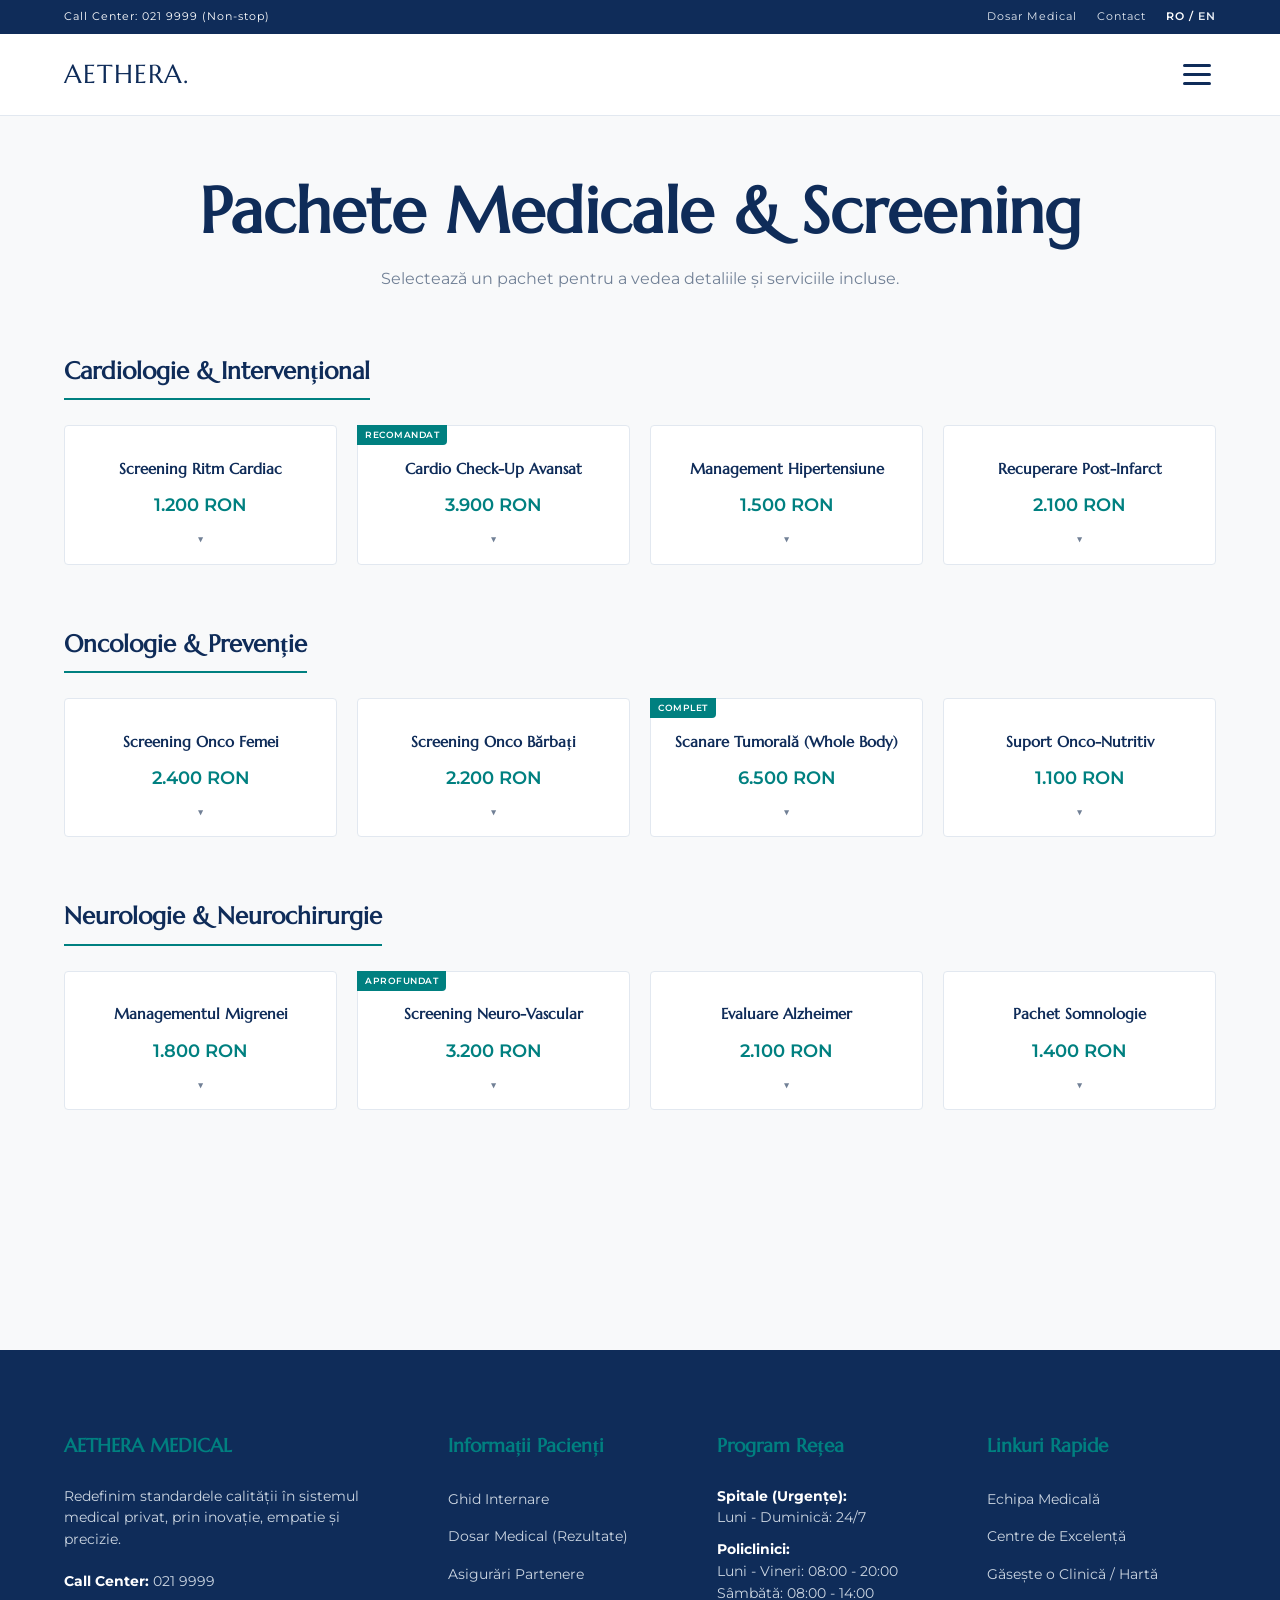
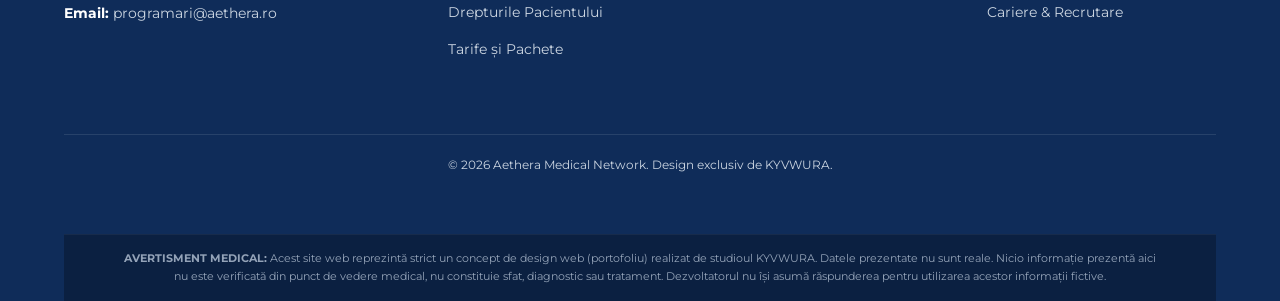
<file: pachete.html>
<!DOCTYPE html>
<html lang="ro">
<head>
  <meta charset="UTF-8">
  <meta name="viewport" content="width=device-width, initial-scale=1.0">
  <title>Pachete de Prevenție | Aethera</title>
  <link rel="stylesheet" href="style.css">
  <link href="https://fonts.googleapis.com/css2?family=Marcellus&family=Montserrat:wght@400;600&display=swap" rel="stylesheet">
</head>
<body class="bg-gray">

  <div class="top-bar">
    <div class="top-bar-links"><span>Call Center: 021 9999 (Non-stop)</span></div>
    <div class="top-bar-links">
      <a href="#" onclick="toggleLoginModal()">Dosar Medical</a>
      <a href="#footer">Contact</a>
      <span class="lang-selector"><a href="pachete.html" style="color: #fff;">RO</a> / <a href="index-en.html">EN</a></span>
    </div>
  </div>

  <nav class="navbar">
    <a href="index.html" class="logo">AETHERA.</a>
    <div class="nav-right">
      <div class="hamburger" onclick="toggleMenu()">
        <span></span><span></span><span></span>
      </div>
    </div>
  </nav>

  <div class="overlay-menu" id="menuOverlay" onclick="toggleMenu()"></div>
  <div class="side-menu" id="sideMenu">
    <span class="close-menu" onclick="toggleMenu()">&times;</span>
    <h3 style="color: var(--medical-teal); font-family: var(--font-heading); margin-bottom: 20px; font-size: 1.2rem;">Meniu Navigare</h3>
    <div class="menu-links">
      <a href="index.html">Acasă</a>
      <a href="expertise.html">Specialități & Tehnologie</a>
      <a href="pachete.html">Pachete de Prevenție</a>
      <a href="medici.html">Echipa Medicală</a>
      <a href="blog.html">Jurnal Medical</a>
      <a href="locatii.html">Locații & Contact</a>
    </div>
    <div class="menu-actions-mobile">
      <button class="btn-outline" style="width: 100%; margin-bottom: 10px;" onclick="toggleMenu(); toggleLoginModal()">Rezultate Analize</button>
      <button class="btn-primary" style="width: 100%;" onclick="toggleMenu(); toggleModal()">Programează-te</button>
    </div>
  </div>

  <main style="padding-bottom: 100px;">
    <div class="section-container" style="padding-top: 60px;">
      <h1 class="main-title" style="text-align: center;">Pachete Medicale & Screening</h1>
      <p class="text-body" style="text-align: center; margin: 0 auto 60px;">Selectează un pachet pentru a vedea detaliile și serviciile incluse.</p>

      <div class="specialty-section">
        <h2 class="specialty-section-title">Cardiologie & Intervențional</h2>
        <div class="pkg-grid-accordion">
          
          <div class="pkg-card-acc">
            <h3 class="pkg-card-title">Screening Ritm Cardiac</h3>
            <div class="pkg-card-price">1.200 RON</div>
            <div class="pkg-card-arrow">▼</div>
            <div class="pkg-card-body">
              <ul><li>Consult Cardiologie</li><li>EKG repaus</li><li>Holter EKG 24h</li><li>Analize markeri</li></ul>
              <button class="btn-primary" style="padding: 8px 15px; font-size: 0.75rem; width: 100%;" onclick="toggleModal()">Alege</button>
            </div>
          </div>

          <div class="pkg-card-acc">
            <div class="premium-badge-small">Recomandat</div>
            <h3 class="pkg-card-title">Cardio Check-Up Avansat</h3>
            <div class="pkg-card-price">3.900 RON</div>
            <div class="pkg-card-arrow">▼</div>
            <div class="pkg-card-body">
              <ul><li>Consult Primar</li><li>Ecocardiografie 3D</li><li>Test de efort</li><li>Consult nutritiv</li></ul>
              <button class="btn-primary" style="padding: 8px 15px; font-size: 0.75rem; width: 100%;" onclick="toggleModal()">Alege</button>
            </div>
          </div>

          <div class="pkg-card-acc">
            <h3 class="pkg-card-title">Management Hipertensiune</h3>
            <div class="pkg-card-price">1.500 RON</div>
            <div class="pkg-card-arrow">▼</div>
            <div class="pkg-card-body">
              <ul><li>Consult Cardiologie</li><li>Holter TA 24h</li><li>Ecografie Doppler</li><li>Ajustare tratament</li></ul>
              <button class="btn-primary" style="padding: 8px 15px; font-size: 0.75rem; width: 100%;" onclick="toggleModal()">Alege</button>
            </div>
          </div>

          <div class="pkg-card-acc">
            <h3 class="pkg-card-title">Recuperare Post-Infarct</h3>
            <div class="pkg-card-price">2.100 RON</div>
            <div class="pkg-card-arrow">▼</div>
            <div class="pkg-card-body">
              <ul><li>Monitorizare telemetrică</li><li>5 Ședințe Reabilitare</li><li>Consiliere stil de viață</li></ul>
              <button class="btn-primary" style="padding: 8px 15px; font-size: 0.75rem; width: 100%;" onclick="toggleModal()">Alege</button>
            </div>
          </div>

        </div>
      </div>

      <div class="specialty-section">
        <h2 class="specialty-section-title">Oncologie & Prevenție</h2>
        <div class="pkg-grid-accordion">
          
          <div class="pkg-card-acc">
            <h3 class="pkg-card-title">Screening Onco Femei</h3>
            <div class="pkg-card-price">2.400 RON</div>
            <div class="pkg-card-arrow">▼</div>
            <div class="pkg-card-body">
              <ul><li>Consult senologic</li><li>Mamografie 3D</li><li>Test PAP & HPV</li><li>Ecografie transvaginală</li></ul>
              <button class="btn-primary" style="padding: 8px 15px; font-size: 0.75rem; width: 100%;" onclick="toggleModal()">Alege</button>
            </div>
          </div>

          <div class="pkg-card-acc">
            <h3 class="pkg-card-title">Screening Onco Bărbați</h3>
            <div class="pkg-card-price">2.200 RON</div>
            <div class="pkg-card-arrow">▼</div>
            <div class="pkg-card-body">
              <ul><li>Consult Urologic</li><li>Analiză PSA și Free-PSA</li><li>RMN Prostată</li><li>Ecografie Abdominală</li></ul>
              <button class="btn-primary" style="padding: 8px 15px; font-size: 0.75rem; width: 100%;" onclick="toggleModal()">Alege</button>
            </div>
          </div>

          <div class="pkg-card-acc">
            <div class="premium-badge-small">Complet</div>
            <h3 class="pkg-card-title">Scanare Tumorală (Whole Body)</h3>
            <div class="pkg-card-price">6.500 RON</div>
            <div class="pkg-card-arrow">▼</div>
            <div class="pkg-card-body">
              <ul><li>RMN Whole Body 3T</li><li>CT Torace</li><li>10 Markeri Tumorali</li><li>Interpretare Tumor Board</li></ul>
              <button class="btn-primary" style="padding: 8px 15px; font-size: 0.75rem; width: 100%;" onclick="toggleModal()">Alege</button>
            </div>
          </div>

          <div class="pkg-card-acc">
            <h3 class="pkg-card-title">Suport Onco-Nutritiv</h3>
            <div class="pkg-card-price">1.100 RON</div>
            <div class="pkg-card-arrow">▼</div>
            <div class="pkg-card-body">
              <ul><li>Evaluare malnutriție</li><li>Dietă radioterapie</li><li>Monitorizare biologică</li></ul>
              <button class="btn-primary" style="padding: 8px 15px; font-size: 0.75rem; width: 100%;" onclick="toggleModal()">Alege</button>
            </div>
          </div>

        </div>
      </div>

      <div class="specialty-section">
        <h2 class="specialty-section-title">Neurologie & Neurochirurgie</h2>
        <div class="pkg-grid-accordion">
          
          <div class="pkg-card-acc">
            <h3 class="pkg-card-title">Managementul Migrenei</h3>
            <div class="pkg-card-price">1.800 RON</div>
            <div class="pkg-card-arrow">▼</div>
            <div class="pkg-card-body">
              <ul><li>Consult Neurologie</li><li>RMN Cerebral nativ</li><li>Jurnal electronic durere</li></ul>
              <button class="btn-primary" style="padding: 8px 15px; font-size: 0.75rem; width: 100%;" onclick="toggleModal()">Alege</button>
            </div>
          </div>

          <div class="pkg-card-acc">
            <div class="premium-badge-small">Aprofundat</div>
            <h3 class="pkg-card-title">Screening Neuro-Vascular</h3>
            <div class="pkg-card-price">3.200 RON</div>
            <div class="pkg-card-arrow">▼</div>
            <div class="pkg-card-body">
              <ul><li>Doppler vase cerebrale</li><li>RMN Angiografie</li><li>Consult Neurologie</li></ul>
              <button class="btn-primary" style="padding: 8px 15px; font-size: 0.75rem; width: 100%;" onclick="toggleModal()">Alege</button>
            </div>
          </div>

          <div class="pkg-card-acc">
            <h3 class="pkg-card-title">Evaluare Alzheimer</h3>
            <div class="pkg-card-price">2.100 RON</div>
            <div class="pkg-card-arrow">▼</div>
            <div class="pkg-card-body">
              <ul><li>Testare MMSE & MoCA</li><li>RMN protocol neuro</li><li>Consult Psihologie</li></ul>
              <button class="btn-primary" style="padding: 8px 15px; font-size: 0.75rem; width: 100%;" onclick="toggleModal()">Alege</button>
            </div>
          </div>

          <div class="pkg-card-acc">
            <h3 class="pkg-card-title">Pachet Somnologie</h3>
            <div class="pkg-card-price">1.400 RON</div>
            <div class="pkg-card-arrow">▼</div>
            <div class="pkg-card-body">
              <ul><li>Poligrafie respiratorie</li><li>Consult Somnologie</li><li>Spirometrie</li></ul>
              <button class="btn-primary" style="padding: 8px 15px; font-size: 0.75rem; width: 100%;" onclick="toggleModal()">Alege</button>
            </div>
          </div>

        </div>
      </div>

    </div>
  </main>

  <footer id="footer" class="footer">
    <div class="footer-grid">
      <div>
        <h3 class="footer-heading">AETHERA MEDICAL</h3>
        <p class="footer-info-text" style="max-width: 300px; margin-bottom: 20px;">Redefinim standardele calității în sistemul medical privat, prin inovație, empatie și precizie.</p>
        <p class="footer-info-text"><strong>Call Center:</strong> 021 9999</p>
        <p class="footer-info-text"><strong>Email:</strong> programari@aethera.ro</p>
      </div>
      <div>
        <h3 class="footer-heading">Informații Pacienți</h3>
        <ul class="footer-links">
          <li><a href="#">Ghid Internare</a></li>
          <li><a href="#" onclick="toggleLoginModal()">Dosar Medical (Rezultate)</a></li>
          <li><a href="#">Asigurări Partenere</a></li>
          <li><a href="#">Drepturile Pacientului</a></li>
          <li><a href="pachete.html">Tarife și Pachete</a></li>
        </ul>
      </div>
      <div>
        <h3 class="footer-heading">Program Rețea</h3>
        <p class="footer-info-text"><strong>Spitale (Urgențe):</strong><br>Luni - Duminică: 24/7</p>
        <p class="footer-info-text" style="margin-top: 10px;"><strong>Policlinici:</strong><br>Luni - Vineri: 08:00 - 20:00<br>Sâmbătă: 08:00 - 14:00</p>
      </div>
      <div>
        <h3 class="footer-heading">Linkuri Rapide</h3>
        <ul class="footer-links">
          <li><a href="medici.html">Echipa Medicală</a></li>
          <li><a href="expertise.html">Centre de Excelență</a></li>
          <li><a href="locatii.html">Găsește o Clinică / Hartă</a></li>
          <li><a href="#">Cariere & Recrutare</a></li>
        </ul>
      </div>
    </div>
    <div class="footer-bottom">
      <p>&copy; 2026 Aethera Medical Network. Design exclusiv de KYVWURA.</p>
    </div>
    <div class="disclaimer-bar">
      <strong>AVERTISMENT MEDICAL:</strong> Acest site web reprezintă strict un concept de design web (portofoliu) realizat de studioul KYVWURA. Datele prezentate nu sunt reale. Nicio informație prezentă aici nu este verificată din punct de vedere medical, nu constituie sfat, diagnostic sau tratament. Dezvoltatorul nu își asumă răspunderea pentru utilizarea acestor informații fictive.
    </div>
  </footer>

  <div class="modal-overlay" id="appointmentModal">
    <div class="modal-box">
      <span class="close-btn" onclick="toggleModal()">&times;</span>
      <h2 class="modal-title">Programare Nouă</h2>
      <form onsubmit="event.preventDefault(); toggleModal(); alert('Cererea a fost trimisă cu succes (Demo).');">
        <div style="display: grid; grid-template-columns: 1fr 1fr; gap: 15px;">
          <div class="form-group"><label>Nume complet</label><input type="text" required></div>
          <div class="form-group"><label>Telefon</label><input type="tel" required></div>
        </div>
        <div class="form-group">
          <label>Specialitate dorită</label>
          <select required><option value="" disabled selected>Alege...</option><option>Cardiologie</option><option>Oncologie</option><option>Altele</option></select>
        </div>
        <div class="form-group"><label>Data preferată</label><input type="date"></div>
        <button type="submit" class="btn-primary" style="width: 100%; border: none;">Trimite Cererea</button>
      </form>
    </div>
  </div>

  <div class="modal-overlay" id="loginModal">
    <div class="modal-box">
      <span class="close-btn" onclick="toggleLoginModal()">&times;</span>
      <h2 class="modal-title">Dosar Medical</h2>
      <form onsubmit="event.preventDefault(); alert('CNP sau cod incorect.');">
        <div class="form-group"><label>CNP Pacient</label><input type="text" required pattern="[0-9]{13}"></div>
        <div class="form-group"><label>Cod Acces / Pacient</label><input type="password" required></div>
        <button type="submit" class="btn-primary" style="width: 100%; border: none;">Vezi Rezultatele</button>
      </form>
    </div>
  </div>

  <script src="script.js"></script>

</body>
</html>
</file>
<file: style.css>
:root {
  --bg-white: #ffffff;
  --bg-gray: #f8f9fa;        
  --text-dark: #1a202c;      
  --text-muted: #718096;     
  --medical-navy: #0f2c59;   
  --medical-teal: #008080;   
  --border-color: #e2e8f0;   
  --font-heading: 'Marcellus', serif;
  --font-body: 'Montserrat', sans-serif;
}

* { margin: 0; padding: 0; box-sizing: border-box; text-decoration: none; font-family: var(--font-body); }
body { background-color: var(--bg-white); color: var(--text-dark); line-height: 1.6; -webkit-font-smoothing: antialiased; }

/* --- Top Bar --- */
.top-bar { background-color: var(--medical-navy); color: #fff; padding: 8px 5%; display: flex; justify-content: space-between; align-items: center; font-size: 0.7rem; letter-spacing: 1px; }
.top-bar-links { display: flex; gap: 20px; }
.top-bar a { color: #e2e8f0; transition: color 0.3s; }
.top-bar a:hover { color: #fff; }
.lang-selector { font-weight: 600; }

/* --- Navbar Principal --- */
.navbar { display: flex; justify-content: space-between; align-items: center; padding: 20px 5%; background: var(--bg-white); border-bottom: 1px solid var(--border-color); position: sticky; top: 0; z-index: 1000; }
.logo { font-family: var(--font-heading); font-size: 1.6rem; color: var(--medical-navy); letter-spacing: 1px; }
.nav-right { display: flex; align-items: center; gap: 15px; }

/* --- Butoane Navbar --- */
.nav-btn {
  padding: 10px 18px; text-align: center; font-size: 0.75rem; font-weight: 600;
  text-transform: uppercase; letter-spacing: 0.5px; border-radius: 2px; cursor: pointer;
  transition: all 0.3s; display: inline-flex; align-items: center; justify-content: center; line-height: 1.2;
}
.btn-nav-outline { border: 1px solid var(--medical-navy); color: var(--medical-navy); background: transparent; }
.btn-nav-outline:hover { background: var(--medical-navy); color: #fff; }
.btn-nav-primary { border: 1px solid var(--medical-teal); background: var(--medical-teal); color: #fff; }
.btn-nav-primary:hover { background: #006666; }

/* --- Meniu Hamburger & Side Menu --- */
.hamburger { display: flex; flex-direction: column; gap: 6px; cursor: pointer; padding: 5px; z-index: 2002; margin-left: 5px; }
.hamburger span { display: block; width: 28px; height: 3px; background-color: var(--medical-navy); transition: all 0.3s; border-radius: 2px; }
.hamburger:hover span { background-color: var(--medical-teal); }

.side-menu { position: fixed; top: 0; right: -100%; width: 400px; max-width: 100vw; height: 100vh; background: var(--bg-white); box-shadow: -10px 0 40px rgba(0,0,0,0.15); z-index: 3000; transition: right 0.4s cubic-bezier(0.77, 0, 0.175, 1); padding: 80px 40px; display: flex; flex-direction: column; overflow-y: auto; }
.side-menu.open { right: 0; }
.close-menu { font-size: 3rem; position: absolute; top: 20px; right: 30px; cursor: pointer; color: var(--text-muted); line-height: 1; transition: color 0.3s; }
.close-menu:hover { color: var(--medical-navy); }
.menu-links { display: flex; flex-direction: column; gap: 25px; margin-top: 20px; flex-grow: 1; }
.menu-links a { font-family: var(--font-heading); font-size: 1.2rem; color: var(--medical-navy); transition: color 0.3s, transform 0.3s; border-bottom: 1px solid var(--border-color); padding-bottom: 10px; }
.menu-links a:hover { color: var(--medical-teal); transform: translateX(10px); }
.overlay-menu { position: fixed; top: 0; left: 0; width: 100%; height: 100%; background: rgba(15,44,89,0.7); z-index: 2999; display: none; backdrop-filter: blur(4px); }
.overlay-menu.open { display: block; }

/* --- Butoane Generale --- */
.btn-primary { background-color: var(--medical-teal); color: #fff !important; padding: 12px 24px; border-radius: 2px; font-weight: 600; letter-spacing: 1px; transition: background-color 0.3s; display: inline-block; text-align: center; cursor: pointer; border: none; }
.btn-primary:hover { background-color: #006666; }
.btn-outline { border: 1px solid var(--medical-navy); color: var(--medical-navy); padding: 12px 24px; border-radius: 2px; font-size: 0.8rem; font-weight: 600; text-transform: uppercase; letter-spacing: 1px; transition: all 0.3s; display: inline-block; text-align: center; cursor: pointer; background: transparent; }
.btn-outline:hover { background-color: var(--medical-navy); color: #fff; }
.btn-link { color: var(--medical-teal); font-size: 0.85rem; font-weight: 600; text-transform: uppercase; letter-spacing: 1px; border-bottom: 1px solid var(--medical-teal); padding-bottom: 2px; background: none; cursor: pointer; border: none; }
.btn-link:hover { color: var(--medical-navy); border-color: var(--medical-navy); }

/* --- Structură Secțiuni --- */
.section-container { max-width: 1300px; margin: 0 auto; padding: 80px 5%; }
.bg-gray { background-color: var(--bg-gray); }
.main-title { font-family: var(--font-heading); font-size: clamp(2.5rem, 5vw, 4rem); color: var(--medical-navy); line-height: 1.1; margin-bottom: 20px; }
.section-title { font-family: var(--font-heading); font-size: 2.2rem; color: var(--medical-navy); margin-bottom: 40px; }
.text-body { font-size: 1rem; color: var(--text-muted); max-width: 600px; margin-bottom: 30px; }

/* Header Flex (Jurnal Medical, etc) */
.flex-header { display: flex; justify-content: space-between; align-items: flex-end; margin-bottom: 40px; }

/* --- Hero & Quick Actions --- */
.hero { display: flex; align-items: center; padding: 100px 5%; min-height: 80vh; }
.hero-content { max-width: 600px; position: relative; z-index: 1; }
.quick-actions { display: grid; grid-template-columns: repeat(3, 1fr); background-color: var(--medical-navy); max-width: 1100px; margin: -60px auto 0; position: relative; box-shadow: 0 15px 35px rgba(0,0,0,0.15); z-index: 10; }
.action-card { padding: 35px; border-right: 1px solid rgba(255,255,255,0.08); text-align: center; transition: background-color 0.3s; display: flex; flex-direction: column; justify-content: center; color: #fff; }
.action-card:last-child { border-right: none; }
.action-card:hover { background-color: var(--medical-teal); color: #fff; }
.action-card h3 { font-family: var(--font-heading); font-size: 1.25rem; margin-bottom: 12px; color: #fff; font-weight: 400; }
.action-card p { font-size: 0.85rem; color: rgba(255, 255, 255, 0.9); font-weight: 400; transition: color 0.3s; }
.action-card:hover p { color: #fff; }

/* --- Despre Noi / Standarde --- */
.about-grid { display: grid; grid-template-columns: 0.8fr 1.2fr; gap: 60px; align-items: center; }
.about-img-fluid { width: 100%; height: 500px; object-fit: cover; border-radius: 4px; box-shadow: 0 15px 40px rgba(0,0,0,0.08); border: 1px solid var(--border-color); display: block; }

/* --- Stats --- */
.stats-container { display: grid; grid-template-columns: repeat(4, 1fr); gap: 30px; text-align: center; padding: 60px 0; border-top: 1px solid var(--border-color); border-bottom: 1px solid var(--border-color); margin-top: 40px; }
.stat-item h4 { font-family: var(--font-heading); font-size: 2.5rem; color: var(--medical-teal); margin-bottom: 10px; }
.stat-item p { font-size: 0.8rem; text-transform: uppercase; letter-spacing: 1px; color: var(--medical-navy); font-weight: 600; }

/* --- Specialitati --- */
.specialties-grid { display: grid; grid-template-columns: repeat(auto-fit, minmax(300px, 1fr)); gap: 30px; }
.specialty-item { background: var(--bg-white); padding: 40px; border: 1px solid var(--border-color); transition: border-color 0.3s, box-shadow 0.3s; cursor: pointer; position: relative; }
.specialty-item:hover { box-shadow: 0 10px 30px rgba(0,0,0,0.05); border-color: var(--medical-teal); }
.specialty-item.active { border-color: var(--medical-teal); }
.s-icon { font-size: 2rem; color: var(--medical-teal); margin-bottom: 20px; display: block; }
.s-title { font-family: var(--font-heading); font-size: 1.4rem; color: var(--medical-navy); margin-bottom: 15px; display: flex; justify-content: space-between; align-items: center; }
.s-desc { font-size: 0.9rem; color: var(--text-muted); }
.s-subspecialties { display: none; margin-top: 20px; padding-top: 20px; border-top: 1px solid var(--border-color); animation: fadeInDown 0.3s ease; }
.specialty-item.active .s-subspecialties { display: block; }
.specialty-item.active .expand-icon { transform: rotate(45deg); color: var(--medical-teal); }

/* --- TEHNOLOGIE --- */
.tech-grid { display: grid; grid-template-columns: repeat(auto-fit, minmax(260px, 1fr)); gap: 20px; margin-bottom: 60px; }
.tech-card { background: var(--medical-navy); color: #fff; padding: 30px 25px; border-radius: 4px; box-shadow: 0 10px 25px rgba(0,0,0,0.15); transition: transform 0.3s; }
.tech-card:hover { transform: translateY(-5px); }
.tech-card h3 { font-family: var(--font-heading); color: var(--medical-teal); font-size: 1.2rem; margin-bottom: 12px; }
.tech-card p { font-size: 0.9rem; color: rgba(255,255,255,0.9); line-height: 1.6; }

/* --- BLOG --- */
.blog-grid { display: grid; grid-template-columns: repeat(auto-fill, minmax(320px, 1fr)); gap: 30px; }
.article-card { border: 1px solid var(--border-color); padding: 25px; background: #fff; transition: all 0.3s; display: flex; flex-direction: column; color: var(--text-dark); }
.article-card:hover { box-shadow: 0 10px 30px rgba(0,0,0,0.05); border-color: var(--medical-teal); }
.article-meta { font-size: 0.75rem; color: var(--medical-teal); margin-bottom: 10px; font-weight: 600; text-transform: uppercase; letter-spacing: 1px; }
.article-title { font-family: var(--font-heading); font-size: 1.2rem; color: var(--medical-navy); margin-bottom: 15px; line-height: 1.3; }
.article-excerpt { font-size: 0.9rem; color: var(--text-muted); flex-grow: 1; display: block; }
.article-full { display: none !important; margin-top: 15px; padding-top: 15px; border-top: 1px solid var(--border-color); color: var(--text-dark); font-size: 0.9rem; animation: fadeInDown 0.3s ease; }
.article-btn { margin-top: 20px; align-self: flex-start; }
.article-card.expanded .article-full { display: block !important; }
.article-card.expanded .article-excerpt { display: none !important; }

/* --- PACHETE (Acordeon) --- */
.specialty-section { margin-bottom: 60px; }
.specialty-section-title { font-family: var(--font-heading); font-size: 1.5rem; color: var(--medical-navy); margin-bottom: 25px; border-bottom: 2px solid var(--medical-teal); padding-bottom: 8px; display: inline-block; }
.pkg-grid-accordion { display: grid; grid-template-columns: repeat(4, 1fr); gap: 20px; }
.pkg-card-acc { background: #fff; border: 1px solid var(--border-color); border-radius: 4px; padding: 15px; text-align: center; display: flex; flex-direction: column; position: relative; cursor: pointer; transition: border-color 0.3s, box-shadow 0.3s; }
.pkg-card-acc:hover { border-color: var(--medical-teal); box-shadow: 0 5px 15px rgba(0,0,0,0.05); }
.pkg-card-acc.open { border-color: var(--medical-teal); box-shadow: 0 5px 20px rgba(0,128,128,0.1); }
.premium-badge-small { position: absolute; top: -1px; left: -1px; background: var(--medical-teal); color: #fff; font-size: 0.55rem; padding: 3px 8px; text-transform: uppercase; font-weight: 600; letter-spacing: 0.5px; border-bottom-right-radius: 4px; }
.pkg-card-title { font-family: var(--font-heading); font-size: 0.95rem; color: var(--medical-navy); margin-bottom: 5px; line-height: 1.3; min-height: 45px; display: flex; align-items: center; justify-content: center; padding-top: 10px;}
.pkg-card-price { font-size: 1.1rem; font-weight: 600; color: var(--medical-teal); margin-bottom: 10px; }
.pkg-card-arrow { font-size: 0.75rem; color: var(--text-muted); transition: transform 0.3s; margin-top: auto; }
.pkg-card-acc.open .pkg-card-arrow { transform: rotate(180deg); color: var(--medical-teal); }
.pkg-card-body { display: none !important; margin-top: 15px; border-top: 1px solid var(--bg-gray); padding-top: 15px; text-align: left; }
.pkg-card-acc.open .pkg-card-body { display: block !important; animation: fadeInDown 0.3s ease; }
.pkg-card-body ul { list-style: none; margin-bottom: 15px; }
.pkg-card-body li { font-size: 0.75rem; color: var(--text-dark); margin-bottom: 6px; padding-left: 15px; position: relative; line-height: 1.3; }
.pkg-card-body li::before { content: '✓'; color: var(--medical-teal); position: absolute; left: 0; font-weight: bold; }

/* --- Pagini Medici & Locatii --- */
.page-header { background-color: var(--bg-gray); padding: 80px 5%; text-align: center; border-bottom: 1px solid var(--border-color); }
.doctors-grid { display: grid; grid-template-columns: repeat(auto-fill, minmax(250px, 1fr)); gap: 30px; }
.doctor-card { background: #fff; border: 1px solid var(--border-color); padding: 30px; transition: box-shadow 0.3s; display: flex; flex-direction: column; justify-content: space-between; }
.doctor-card:hover { box-shadow: 0 15px 30px rgba(0,0,0,0.08); border-color: var(--medical-teal); }
.doctor-spec { font-size: 0.7rem; color: var(--medical-teal); text-transform: uppercase; letter-spacing: 1px; font-weight: 600; display: block; margin-bottom: 10px; }
.doctor-name { font-family: var(--font-heading); font-size: 1.2rem; color: var(--medical-navy); margin-bottom: 15px; }
.locations-grid { display: grid; grid-template-columns: 1fr 1fr; gap: 40px; }
.location-card { background: #fff; border: 1px solid var(--border-color); padding: 40px; display: flex; flex-direction: column; justify-content: space-between; }

/* --- Testimoniale & Asigurari --- */
.testimonials-text-grid { display: grid; grid-template-columns: repeat(3, 1fr); gap: 20px; margin-top: 40px; }
.testimonial-item { text-align: center; padding: 15px 10px; border-top: 1px solid var(--border-color); border-bottom: 1px solid var(--border-color); }
.quote { font-family: var(--font-heading); font-size: 0.95rem; color: var(--medical-navy); font-style: italic; margin-bottom: 10px; line-height: 1.5; }
.author { font-size: 0.7rem; color: var(--text-muted); text-transform: uppercase; letter-spacing: 1px; font-weight: 600; }
.insurance-section { margin-top: 60px; text-align: center; border-top: 1px solid var(--border-color); padding-top: 50px; }
.insurance-logos { display: flex; justify-content: center; align-items: center; gap: 15px; flex-wrap: wrap; color: var(--text-muted); font-weight: 600; font-size: 0.95rem; }

/* --- Modale --- */
.modal-overlay { position: fixed; top: 0; left: 0; width: 100%; height: 100%; background: rgba(15, 44, 89, 0.8); z-index: 4000; display: none; justify-content: center; align-items: center; backdrop-filter: blur(5px); }
.modal-overlay.active { display: flex; }
.modal-box { background: #fff; padding: 40px; border-radius: 4px; max-width: 500px; width: 90%; position: relative; box-shadow: 0 20px 50px rgba(0,0,0,0.2); }
.close-btn { position: absolute; top: 20px; right: 20px; font-size: 2rem; font-weight: 300; cursor: pointer; color: var(--text-muted); line-height: 0.5; transition: color 0.3s; }
.close-btn:hover { color: var(--text-dark); }
.modal-title { font-family: var(--font-heading); font-size: 1.8rem; color: var(--medical-navy); margin-bottom: 20px; }
.form-group { margin-bottom: 15px; }
.form-group label { display: block; font-size: 0.8rem; font-weight: 600; margin-bottom: 5px; color: var(--medical-navy); text-align: left; }
.form-group input, .form-group select, .form-group textarea { width: 100%; padding: 12px; border: 1px solid var(--border-color); border-radius: 2px; font-family: var(--font-body); font-size: 0.9rem; outline: none; transition: border-color 0.3s; }
.form-group input:focus, .form-group select:focus, .form-group textarea:focus { border-color: var(--medical-teal); }

/* --- Footer --- */
.footer { background-color: var(--medical-navy); color: #fff; padding: 80px 5% 0; }
.footer-grid { display: grid; grid-template-columns: 1.5fr 1fr 1fr 1fr; gap: 40px; max-width: 1300px; margin: 0 auto; border-bottom: 1px solid rgba(255,255,255,0.1); padding-bottom: 60px; margin-bottom: 20px; }
.footer-heading { font-family: var(--font-heading); font-size: 1.2rem; margin-bottom: 25px; color: var(--medical-teal); }
.footer-links { list-style: none; }
.footer-links li { margin-bottom: 12px; }
.footer-links a { color: #cbd5e1; font-size: 0.85rem; transition: color 0.3s; }
.footer-links a:hover { color: #fff; }
.footer-info-text { font-size: 0.85rem; color: #cbd5e1; margin-bottom: 10px; }
.footer-info-text strong { color: #fff; }
.disclaimer-bar { text-align: center; font-size: 0.7rem; color: #94a3b8; padding: 15px 5%; border-top: 1px solid rgba(255,255,255,0.05); background-color: #0b2041; margin-top: 30px; }
.footer-bottom { text-align: center; font-size: 0.75rem; color: #cbd5e1; padding-bottom: 30px; }

@keyframes fadeInDown { from { opacity: 0; transform: translateY(-10px); } to { opacity: 1; transform: translateY(0); } }

/* --- Media Queries (MOBILE) --- */
@media (max-width: 992px) {
  .footer-grid { grid-template-columns: 1fr 1fr; }
  .pkg-grid-accordion { grid-template-columns: repeat(3, 1fr); }
}

@media (max-width: 768px) {
  .navbar { padding: 12px 4%; }
  .logo { font-size: 1.1rem; }
  .nav-btn { padding: 8px 10px; font-size: 0.65rem; width: auto; letter-spacing: 0; }
  .hide-xs { display: none; }
  .nav-right { gap: 6px; }
  .hamburger { margin-left: 2px; }
  .hamburger span { width: 24px; height: 2px; }
  
  /* CENTRAREA TEXTULUI IN HERO SI HEADERS PE MOBIL */
  .hero-content { text-align: center; margin: 0 auto; }
  .hero-content div[style*="display: flex"] { justify-content: center; flex-wrap: wrap; }
  
  .flex-header { flex-direction: column; align-items: center; text-align: center; gap: 15px; }
  .flex-header h2 { margin-bottom: 10px !important; }
  .flex-header p { margin: 0 auto; }
  .flex-header .btn-outline { font-size: 0.75rem; padding: 8px 20px; width: auto; margin: 0 auto; }

  .about-grid { grid-template-columns: 1fr; gap: 30px; text-align: center; }
  .about-grid .section-title { text-align: center; }
  .about-img-fluid { height: 280px; } 
  
  .quick-actions, .stats-container, .locations-grid, .footer-grid, .blog-grid, .tech-grid { grid-template-columns: 1fr; }
  .testimonials-text-grid { grid-template-columns: 1fr; gap: 10px; }
  
  .pkg-grid-accordion { grid-template-columns: repeat(2, 1fr); gap: 10px; }
  .pkg-card-title { font-size: 0.85rem; min-height: 40px; }
  .pkg-card-price { font-size: 0.95rem; }
  .pkg-card-body { padding-top: 10px; }
  
  .stats-container { gap: 30px; padding: 40px 0; }
  .quick-actions { margin-top: 0; }
  .action-card { border-right: none; border-bottom: 1px solid rgba(255,255,255,0.1); padding: 25px 15px; }
  .top-bar { flex-direction: column; gap: 10px; text-align: center; }
  .hero { background: var(--bg-gray) !important; padding-top: 60px; min-height: auto;} 
}

@media (max-width: 380px) {
  .nav-btn { font-size: 0.55rem; padding: 6px 8px; }
  .logo { font-size: 0.95rem; }
}
</file>
